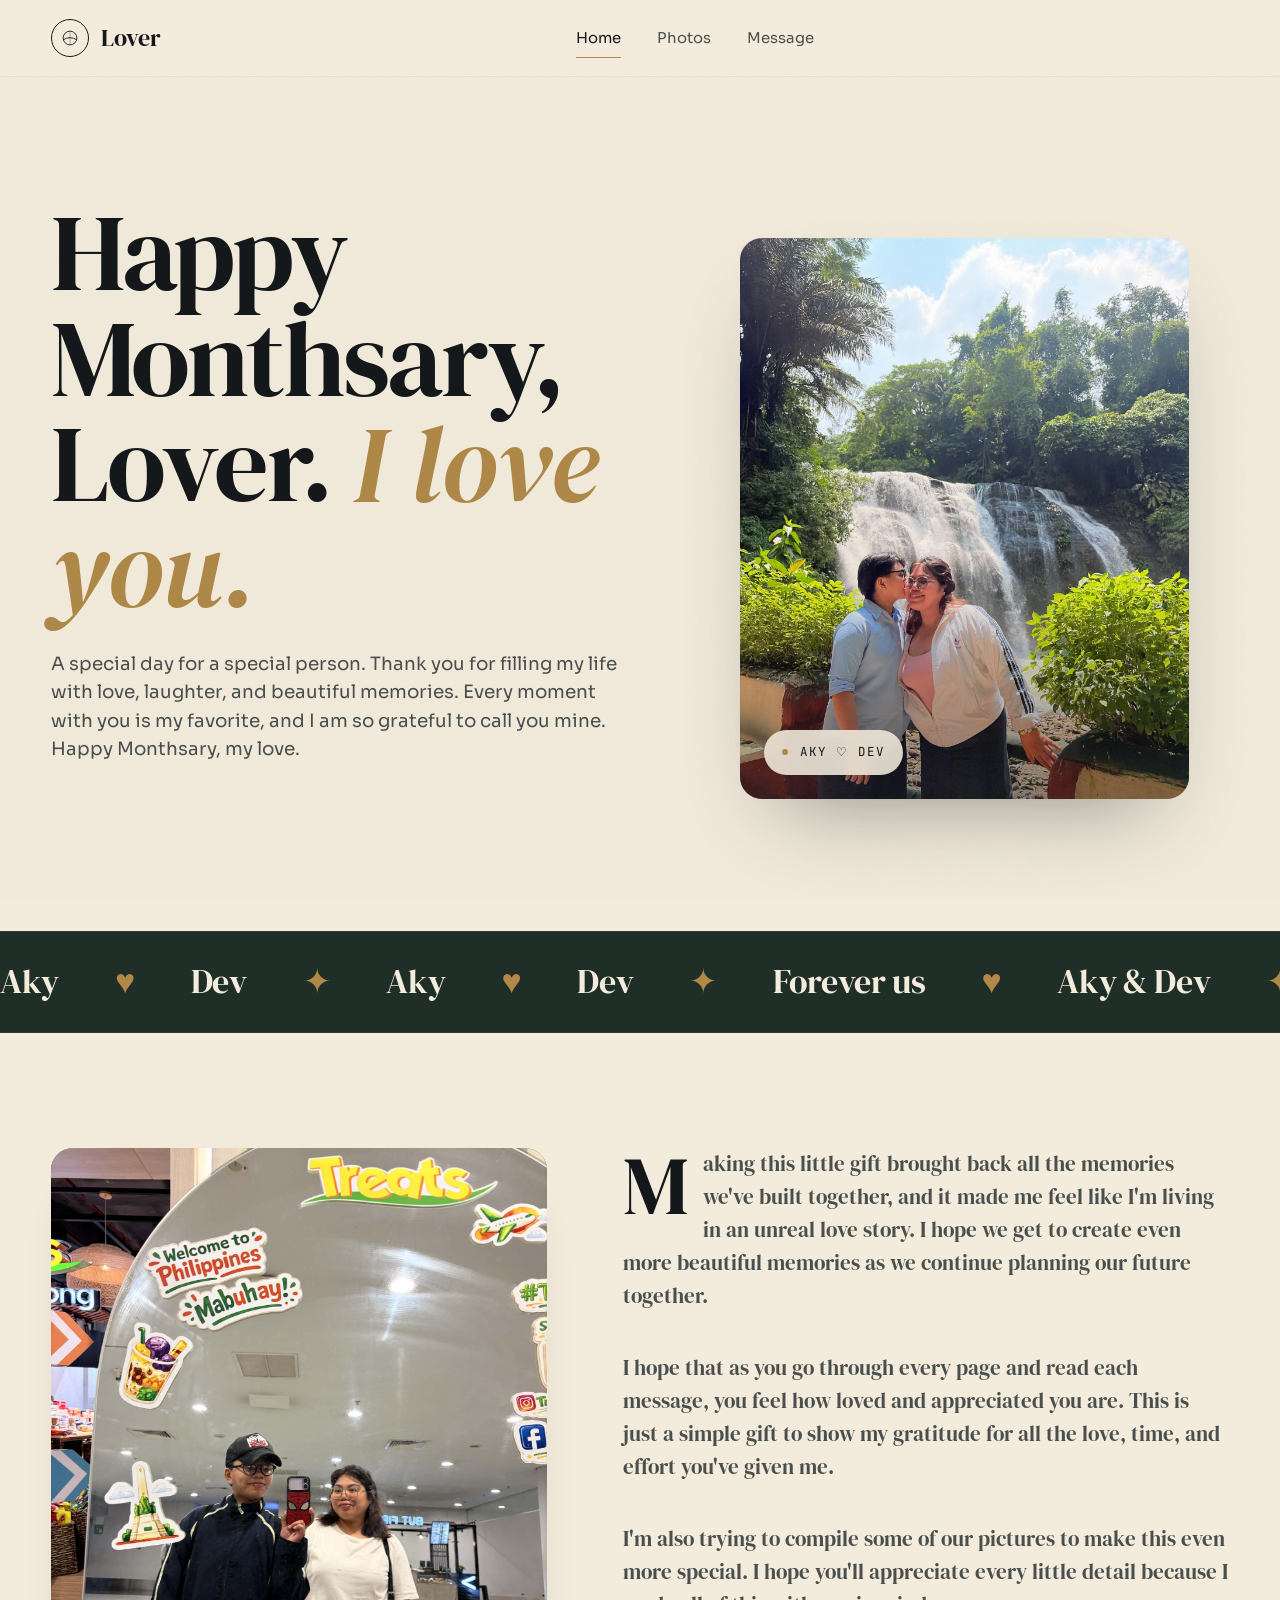
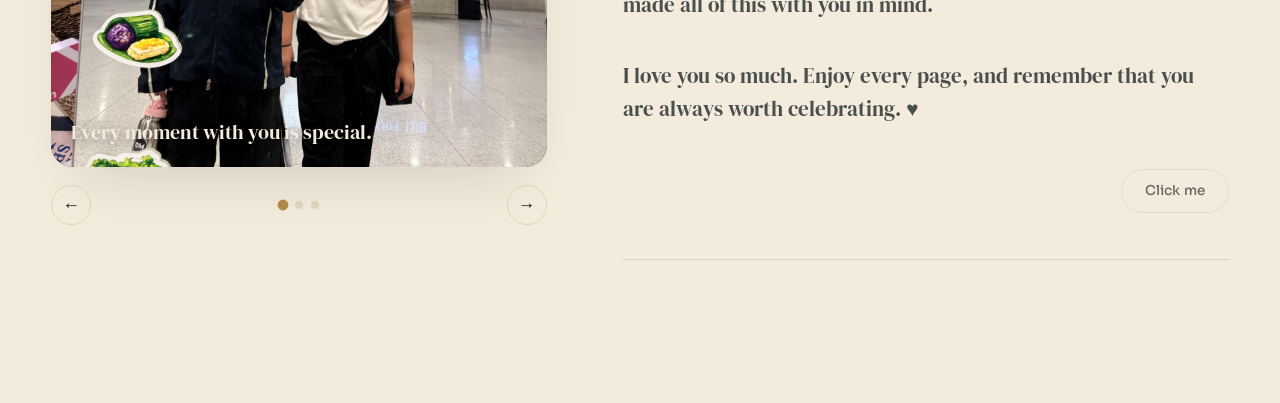
<file: index.html>
<!doctype html>
<html lang="en">
<head>
  <meta charset="utf-8" />
  <meta name="viewport" content="width=device-width,initial-scale=1" />
  <meta name="theme-color" content="#1f2e26" />
  <title>Lover</title>
  <meta name="description" content="Lover is a free, editorial HTML template for boutique hotels and small luxury inns. Cinematic hero, room cards, dining, location, story, and a booking inquiry form. No build step." />
  <link rel="preconnect" href="https://fonts.googleapis.com" />
  <link rel="preconnect" href="https://fonts.gstatic.com" crossorigin />
  <link rel="stylesheet" href="https://fonts.googleapis.com/css2?family=DM+Serif+Display:ital@0;1&family=JetBrains+Mono:wght@400;500&family=Sora:wght@300;400;500;600&display=swap" />
  <link rel="stylesheet" href="assets/css/styles.css" />
</head>
<body>
  <div class="grain" aria-hidden="true"></div>

  <header class="site-header">
    <a class="brand" href="index.html" aria-label="Lover â€” home">
      <span class="brand-mark" aria-hidden="true">
        <svg viewBox="0 0 32 32" width="20" height="20" fill="none">
          <circle cx="16" cy="16" r="11" stroke="currentColor" stroke-width="1.4"/>
          <path d="M5 19 Q16 12 27 19" stroke="currentColor" stroke-width="1.4" fill="none"/>
          <path d="M16 5 L16 27" stroke="currentColor" stroke-width="1" opacity="0.55"/>
        </svg>
      </span>
      <span class="brand-name">Lover</span>
    </a>
    <nav class="site-nav" aria-label="Main">
      <a href="index.html" class="is-active">Home</a>
      <a href="our-little-nest.html">Photos</a>
      <a href="our-love-story.html">Message</a>
    </nav>
    <button class="menu-toggle" aria-label="Open menu" aria-expanded="false" aria-controls="mobileNav">
      <span></span><span></span><span></span>
    </button>
  </header>
  <nav id="mobileNav" class="site-mobile-nav" aria-label="Mobile">
    <a href="index.html">Home</a>
    <a href="our-little-nest.html">Photos</a>
    <a href="our-love-story.html">Message</a>
  </nav>

  <main>
    <!-- â”€â”€â”€â”€â”€â”€â”€â”€â”€â”€â”€ HERO â”€â”€â”€â”€â”€â”€â”€â”€â”€â”€â”€ -->
    <section class="hero" aria-labelledby="heroTitle">
      <div class="hero-grid">
        <div class="hero-copy">
          <!-- <p class="eyebrow"><span class="dot"></span>Boutique inn Â· Est. 1962 Â· Aegean coast</p> -->
          <h1 id="heroTitle" class="hero-title">
            Happy Monthsary, Lover. <span class="serif-it">I love you.</span>
          </h1>
          <p class="hero-sub">A special day for a special person. Thank you for filling my life with love, laughter, and beautiful memories. Every moment with you is my favorite, and I am so grateful to call you mine. Happy Monthsary, my love.</p>
          <div class="hero-actions">
            <!-- <a class="btn btn-ghost btn-lg" href="our-little-nest.html">View rooms â†’</a> -->
          </div>
          <!-- <ul class="hero-stats">
            <li><strong>24</strong><span>Rooms</span></li>
            <li><strong>1962</strong><span>Opened</span></li>
            <li><strong>4&#8202;.&#8202;9</strong><span>Guest rating</span></li>
          </ul> -->
        </div>
        <figure class="hero-visual">
          <!-- REPLACE: hotel exterior at golden hour Â· 1280Ã—1600 portrait Â· WebP/JPG -->
          <img src="assets/img/home_1.jpg" alt="Lover hotel exterior at golden hour, set against the sea" width="1280" height="1600"/>
          <span class="hero-tag" aria-hidden="true"><span class="pill"></span>Aky ♡ Dev</span>
          <div class="hero-meta">
            <span>Aky ♡ Dev</span>
            <!-- <strong>Aky ♡ Dev</strong> -->
          </div>
        </figure>
      </div>
    </section>


    <div class="marquee" aria-hidden="true">
      <div class="marquee-track">
        <span>Aky <em class="star">&hearts;</em> Dev <em class="star">&#10022;</em> Aky <em class="star">&hearts;</em> Dev <em class="star">&#10022;</em> Forever us <em class="star">&hearts;</em> Aky &amp; Dev <em class="star">&#10022;</em> My favorite person <em class="star">&hearts;</em></span>
        <!-- <span>Sea-view suites <em class="star">âœ¦</em> Long lunches <em class="star">âœ¦</em> Cold pools <em class="star">âœ¦</em> Wood-fire kitchen <em class="star">âœ¦</em> Hand-mended linen <em class="star">âœ¦</em> Stargazer rooftop <em class="star">âœ¦</em></span> -->
      </div>
    </div>

    <!-- â”€â”€â”€â”€â”€â”€â”€â”€â”€â”€â”€ INTRO â”€â”€â”€â”€â”€â”€â”€â”€â”€â”€â”€ -->
    <section class="intro reveal" aria-labelledby="introTitle">
      <div class="intro-grid">
        <div class="memory-slideshow" aria-label="Our memories">
          <div class="memory-slides">
            <figure class="memory-slide is-active">
              <img src="assets/img/home_2.jpg" alt="A memory of Aky and Dev together" />
              <figcaption>Every moment with you is special.</figcaption>
            </figure>
            <figure class="memory-slide">
              <img src="assets/img/home_3.jpg" alt="Our happy moments together" />
              <figcaption>My favorite person, always.</figcaption>
            </figure>
            <figure class="memory-slide">
              <img src="assets/img/home_4.jpg" alt="A special memory together" />
              <figcaption>Here's to more memories together.</figcaption>
            </figure>
          </div>
          <div class="memory-controls">
            <button class="memory-button memory-prev" type="button" aria-label="Previous memory">&larr;</button>
            <div class="memory-dots" aria-label="Choose a memory">
              <button class="memory-dot is-active" type="button" aria-label="Show memory 1" aria-current="true"></button>
              <button class="memory-dot" type="button" aria-label="Show memory 2"></button>
              <button class="memory-dot" type="button" aria-label="Show memory 3"></button>
            </div>
            <button class="memory-button memory-next" type="button" aria-label="Next memory">&rarr;</button>
          </div>
        </div>
        <div class="intro-body love-letter">
          <p>Making this little gift brought back all the memories we've built together, and it made me feel like I'm living in an unreal love story. I hope we get to create even more beautiful memories as we continue planning our future together.</p>
          <p>I hope that as you go through every page and read each message, you feel how loved and appreciated you are. This is just a simple gift to show my gratitude for all the love, time, and effort you've given me.</p>
          <p>I'm also trying to compile some of our pictures to make this even more special. I hope you'll appreciate every little detail because I made all of this with you in mind.</p>
          <p>I love you so much. Enjoy every page, and remember that you are always worth celebrating. <span aria-hidden="true">&hearts;</span></p>
          <div class="love-letter-action">
            <a class="btn btn-ghost love-letter-button" href="our-little-nest.html">Click me</a>
          </div>
          <div class="intro-foot">
            <!-- <span><strong>11</strong> staff</span>
            <span><strong>3</strong> pools, all saltwater</span>
            <span><strong>1</strong> dining room, two seatings</span>
            <span><strong>0</strong> televisions, on purpose</span> -->
          </div>
        </div>
      </div>
    </section>
  </main>

  <script src="assets/js/main.js" defer></script>
</body>
</html>
</file>
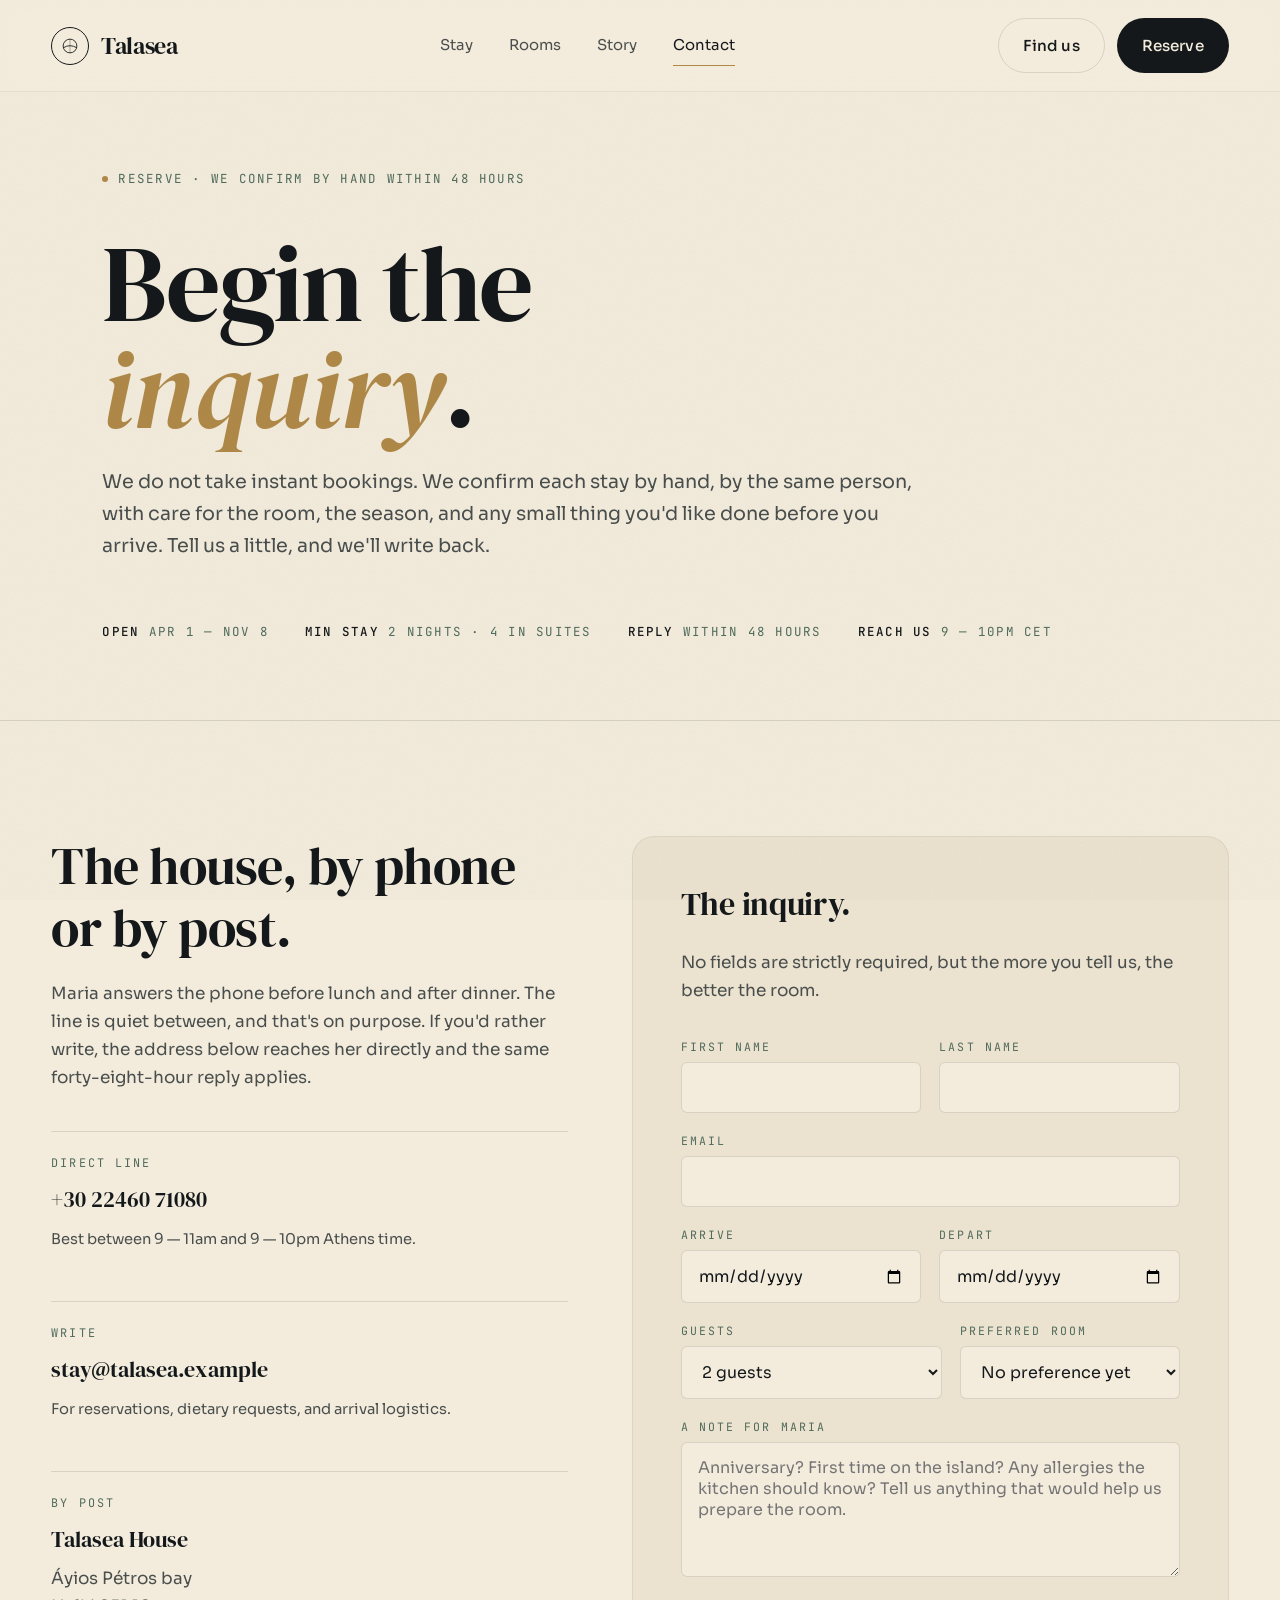
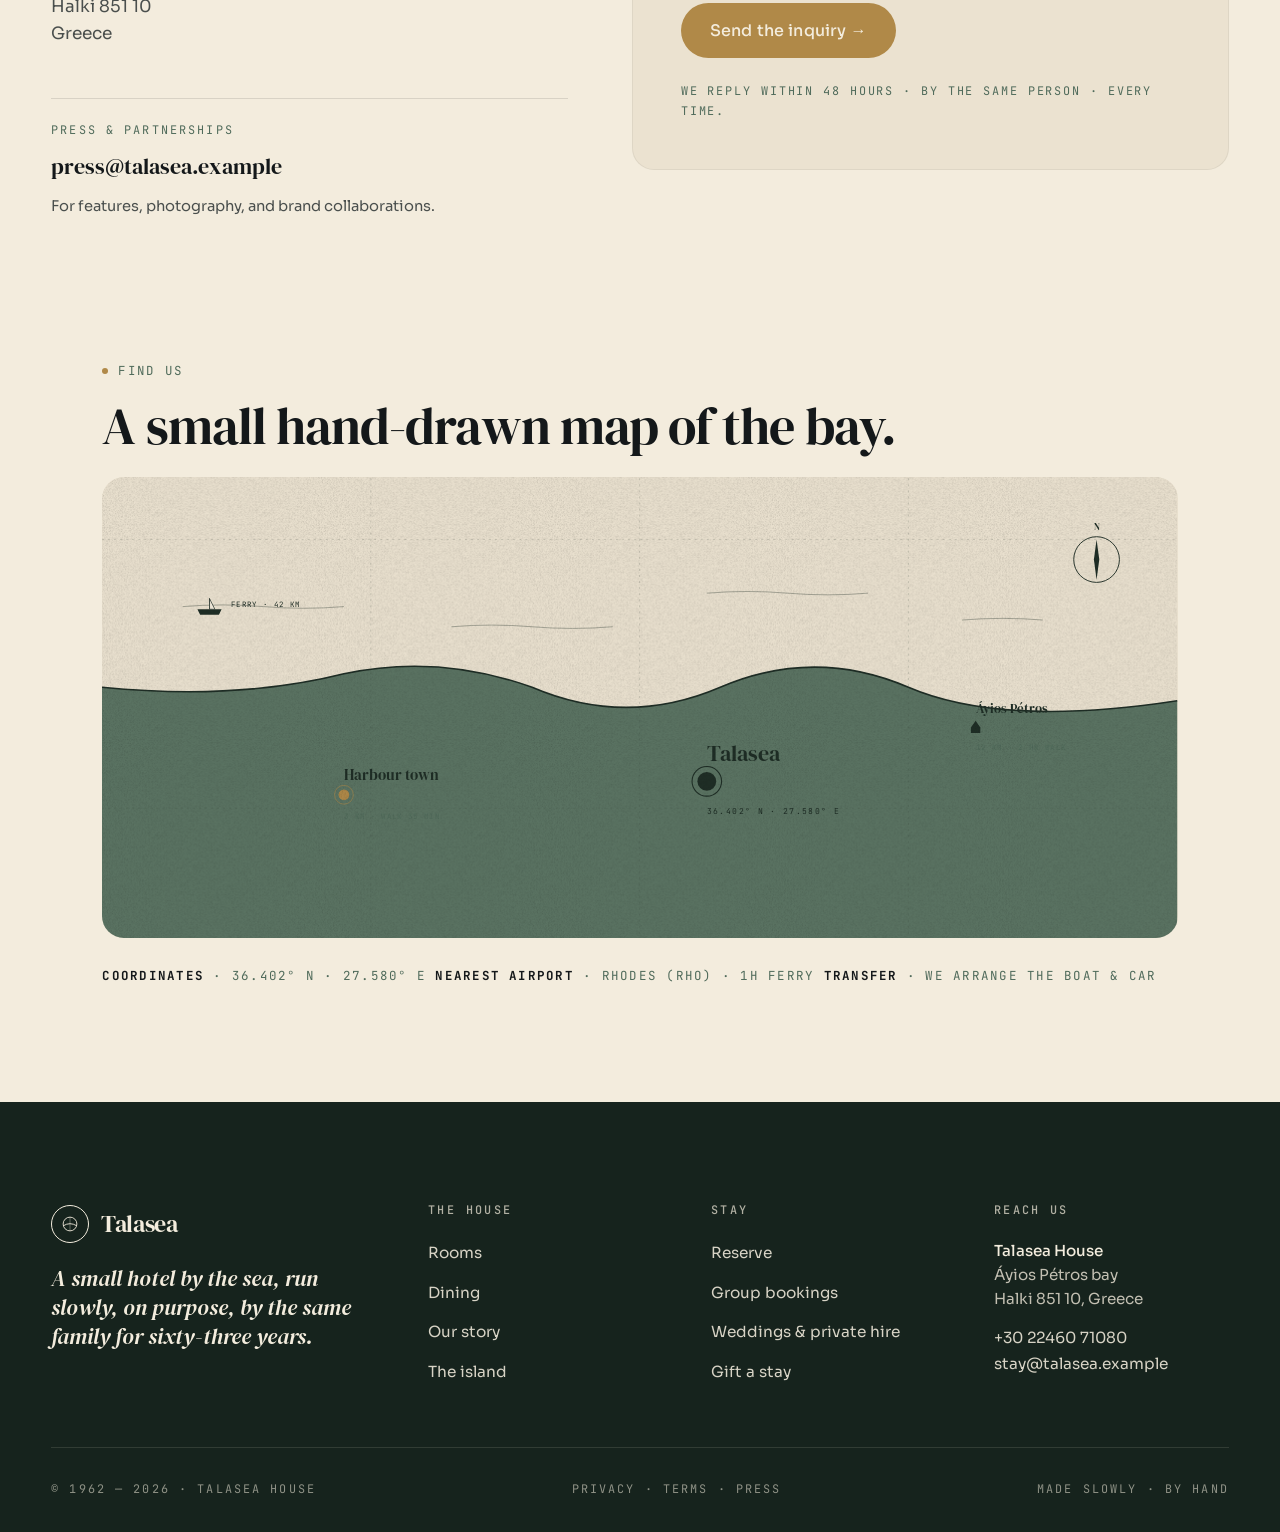
<file: contact.html>
<!doctype html>
<html lang="en">
<head>
  <meta charset="utf-8" />
  <meta name="viewport" content="width=device-width,initial-scale=1" />
  <meta name="theme-color" content="#1f2e26" />
  <title>Reserve a stay — Talasea</title>
  <meta name="description" content="Reach Talasea — booking inquiry, location, hours, and direct lines for the boutique hotel by the Aegean." />
  <link rel="preconnect" href="https://fonts.googleapis.com" />
  <link rel="preconnect" href="https://fonts.gstatic.com" crossorigin />
  <link rel="stylesheet" href="https://fonts.googleapis.com/css2?family=DM+Serif+Display:ital@0;1&family=JetBrains+Mono:wght@400;500&family=Sora:wght@300;400;500;600&display=swap" />
  <link rel="stylesheet" href="assets/css/styles.css" />
</head>
<body>
  <div class="grain" aria-hidden="true"></div>

  <header class="site-header">
    <a class="brand" href="index.html" aria-label="Talasea home">
      <span class="brand-mark" aria-hidden="true">
        <svg viewBox="0 0 32 32" width="20" height="20" fill="none">
          <circle cx="16" cy="16" r="11" stroke="currentColor" stroke-width="1.4"/>
          <path d="M5 19 Q16 12 27 19" stroke="currentColor" stroke-width="1.4" fill="none"/>
          <path d="M16 5 L16 27" stroke="currentColor" stroke-width="1" opacity="0.55"/>
        </svg>
      </span>
      <span class="brand-name">Talasea</span>
    </a>
    <nav class="site-nav" aria-label="Main">
      <a href="index.html">Stay</a>
      <a href="rooms.html">Rooms</a>
      <a href="story.html">Story</a>
      <a href="contact.html" class="is-active">Contact</a>
    </nav>
    <div class="header-cta">
      <a class="btn btn-ghost" href="index.html#location">Find us</a>
      <a class="btn btn-solid" href="#form">Reserve</a>
    </div>
    <button class="menu-toggle" aria-label="Open menu" aria-expanded="false" aria-controls="mobileNav">
      <span></span><span></span><span></span>
    </button>
  </header>
  <nav id="mobileNav" class="site-mobile-nav" aria-label="Mobile">
    <a href="index.html">Stay</a>
    <a href="rooms.html">Rooms</a>
    <a href="story.html">Story</a>
    <a href="contact.html">Contact</a>
    <a class="btn btn-solid btn-lg" href="#form">Reserve a stay</a>
  </nav>

  <main>
    <section class="page-head">
      <div class="container">
        <p class="eyebrow"><span class="dot"></span>Reserve · We confirm by hand within 48 hours</p>
        <h1>Begin the<br/><em class="serif-it">inquiry</em>.</h1>
        <p class="lede">We do not take instant bookings. We confirm each stay by hand, by the same person, with care for the room, the season, and any small thing you'd like done before you arrive. Tell us a little, and we'll write back.</p>
        <div class="meta-row">
          <span><strong>Open</strong> Apr 1 — Nov 8</span>
          <span><strong>Min stay</strong> 2 nights · 4 in suites</span>
          <span><strong>Reply</strong> Within 48 hours</span>
          <span><strong>Reach us</strong> 9 — 10pm CET</span>
        </div>
      </div>
    </section>

    <section class="contact" aria-labelledby="contactTitle">
      <div class="contact-grid">
        <div class="contact-info">
          <h3 id="contactTitle">The house, by phone or by post.</h3>
          <p>Maria answers the phone before lunch and after dinner. The line is quiet between, and that's on purpose. If you'd rather write, the address below reaches her directly and the same forty-eight-hour reply applies.</p>

          <div class="contact-blocks">
            <div class="contact-block">
              <p class="label">Direct line</p>
              <span class="val"><a href="tel:+302246071080">+30 22460 71080</a></span>
              <p style="margin: 8px 0 0; font-size: 0.92rem;">Best between 9 — 11am and 9 — 10pm Athens time.</p>
            </div>

            <div class="contact-block">
              <p class="label">Write</p>
              <span class="val"><a href="mailto:stay@talasea.example">stay@talasea.example</a></span>
              <p style="margin: 8px 0 0; font-size: 0.92rem;">For reservations, dietary requests, and arrival logistics.</p>
            </div>

            <div class="contact-block">
              <p class="label">By post</p>
              <span class="val">Talasea House</span>
              <address>
                Áyios Pétros bay<br/>
                Halki 851 10<br/>
                Greece
              </address>
            </div>

            <div class="contact-block">
              <p class="label">Press &amp; partnerships</p>
              <span class="val"><a href="mailto:press@talasea.example">press@talasea.example</a></span>
              <p style="margin: 8px 0 0; font-size: 0.92rem;">For features, photography, and brand collaborations.</p>
            </div>
          </div>
        </div>

        <form class="form" id="form" novalidate>
          <h3>The inquiry.</h3>
          <p class="lede">No fields are strictly required, but the more you tell us, the better the room.</p>

          <div class="field-row">
            <div class="field">
              <label for="fname">First name</label>
              <input id="fname" name="fname" type="text" autocomplete="given-name"/>
            </div>
            <div class="field">
              <label for="lname">Last name</label>
              <input id="lname" name="lname" type="text" autocomplete="family-name"/>
            </div>
          </div>

          <div class="field">
            <label for="email">Email</label>
            <input id="email" name="email" type="email" autocomplete="email" required/>
          </div>

          <div class="field-row">
            <div class="field">
              <label for="arrive">Arrive</label>
              <input id="arrive" name="arrive" type="date"/>
            </div>
            <div class="field">
              <label for="depart">Depart</label>
              <input id="depart" name="depart" type="date"/>
            </div>
          </div>

          <div class="field-row">
            <div class="field">
              <label for="guests">Guests</label>
              <select id="guests" name="guests">
                <option>1 guest</option>
                <option selected>2 guests</option>
                <option>3 guests</option>
                <option>4 guests</option>
                <option>More — tell us in the note</option>
              </select>
            </div>
            <div class="field">
              <label for="room">Preferred room</label>
              <select id="room" name="room">
                <option>No preference yet</option>
                <option>The Cliff Suite</option>
                <option>The Bathing Room</option>
                <option>The Library Room</option>
                <option>The Garden Cottage</option>
                <option>The Balcony Room</option>
                <option>The Family Suite</option>
              </select>
            </div>
          </div>

          <div class="field">
            <label for="note">A note for Maria</label>
            <textarea id="note" name="note" rows="5" placeholder="Anniversary? First time on the island? Any allergies the kitchen should know? Tell us anything that would help us prepare the room."></textarea>
          </div>

          <button type="submit" class="btn btn-brass btn-lg">Send the inquiry →</button>
          <p style="font-family: var(--mono); font-size: 0.74rem; letter-spacing: 0.16em; text-transform: uppercase; color: var(--moss); margin: 6px 0 0;">We reply within 48 hours · By the same person · Every time.</p>
        </form>
      </div>
    </section>

    <section class="contact" style="padding-top: 0;">
      <div class="container">
        <div class="section-head" style="grid-template-columns: 1fr; margin-bottom: 24px;">
          <div>
            <p class="eyebrow"><span class="dot"></span>Find us</p>
            <h2 style="font-size: var(--t-h2);">A small hand-drawn map of the bay.</h2>
          </div>
        </div>

        <figure class="map-fig" aria-label="Hand-drawn map of Áyios Pétros bay">
          <svg viewBox="0 0 1600 700" preserveAspectRatio="xMidYMid slice">
            <defs>
              <pattern id="mgrain" width="160" height="160" patternUnits="userSpaceOnUse">
                <filter id="mng"><feTurbulence baseFrequency="0.9" numOctaves="2"/><feColorMatrix values="0 0 0 0 0  0 0 0 0 0  0 0 0 0 0  0 0 0 0.18 0"/></filter>
                <rect width="160" height="160" filter="url(#mng)"/>
              </pattern>
            </defs>
            <rect width="1600" height="700" fill="#ebe2d0"/>

            <!-- coastline -->
            <path d="M0 320 Q200 340 360 300 Q500 270 640 320 Q780 380 920 320 Q1060 260 1200 320 Q1340 380 1600 340 L1600 700 L0 700 Z" fill="#506b5b" opacity="0.92"/>
            <path d="M0 320 Q200 340 360 300 Q500 270 640 320 Q780 380 920 320 Q1060 260 1200 320 Q1340 380 1600 340" stroke="#1f2e26" stroke-width="2.4" fill="none"/>

            <!-- waves above water -->
            <g stroke="#1f2e26" stroke-width="1" fill="none" opacity="0.5">
              <path d="M120 200 Q180 195 240 200 Q300 205 360 200"/>
              <path d="M520 230 Q580 225 640 230 Q700 235 760 230"/>
              <path d="M900 180 Q960 175 1020 180 Q1080 185 1140 180"/>
              <path d="M1280 220 Q1340 215 1400 220"/>
            </g>

            <!-- grid hint -->
            <g stroke="#3a4a3e" stroke-dasharray="3 6" stroke-width="0.8" opacity="0.35">
              <line x1="0" y1="100" x2="1600" y2="100"/>
              <line x1="0" y1="500" x2="1600" y2="500"/>
              <line x1="400" y1="0" x2="400" y2="700"/>
              <line x1="800" y1="0" x2="800" y2="700"/>
              <line x1="1200" y1="0" x2="1200" y2="700"/>
            </g>

            <!-- harbour town -->
            <g transform="translate(360 480)">
              <circle r="8" fill="#b08948"/>
              <circle r="14" fill="none" stroke="#b08948" stroke-width="1.4" opacity="0.6"/>
              <text y="-22" font-family="DM Serif Display, serif" font-size="22" fill="#1f2e26">Harbour town</text>
              <text y="36" font-family="JetBrains Mono, monospace" font-size="11" letter-spacing="2" fill="#506b5b">3 KM · WALK 35 MIN</text>
            </g>

            <!-- talasea -->
            <g transform="translate(900 460)">
              <circle r="14" fill="#1f2e26"/>
              <circle r="22" fill="none" stroke="#1f2e26" stroke-width="1.6"/>
              <text y="-30" font-family="DM Serif Display, serif" font-size="32" fill="#1f2e26">Talasea</text>
              <text y="48" font-family="JetBrains Mono, monospace" font-size="12" letter-spacing="2" fill="#1f2e26">36.402° N · 27.580° E</text>
            </g>

            <!-- chapel -->
            <g transform="translate(1300 380)">
              <path d="M-7 0 L0 -10 L7 0 L7 8 L-7 8 Z" fill="#1f2e26"/>
              <text y="-22" font-family="DM Serif Display, serif" font-size="20" fill="#1f2e26">Áyios Pétros</text>
              <text y="34" font-family="JetBrains Mono, monospace" font-size="11" letter-spacing="2" fill="#506b5b">12 KM · 2 HR WALK</text>
            </g>

            <!-- ferry -->
            <g transform="translate(160 200)">
              <path d="M-18 4 L18 4 L14 12 L-14 12 Z" fill="#1f2e26"/>
              <line x1="0" y1="4" x2="0" y2="-12" stroke="#1f2e26" stroke-width="1.4"/>
              <path d="M0 -12 L8 4 L0 4 Z" fill="#f3ecdd" stroke="#1f2e26"/>
              <text x="32" y="0" font-family="JetBrains Mono, monospace" font-size="11" letter-spacing="2" fill="#1f2e26">FERRY · 42 KM</text>
            </g>

            <!-- compass -->
            <g transform="translate(1480 130)">
              <circle r="34" fill="none" stroke="#1f2e26" stroke-width="1.4"/>
              <path d="M0 -30 L4 0 L0 30 L-4 0 Z" fill="#1f2e26"/>
              <text y="-44" text-anchor="middle" font-family="DM Serif Display, serif" font-size="14" fill="#1f2e26">N</text>
            </g>

            <rect width="1600" height="700" fill="url(#mgrain)"/>
          </svg>
        </figure>

        <div class="meta-row" style="margin-top: 28px; font-family: var(--mono); font-size: 0.78rem; letter-spacing: 0.18em; text-transform: uppercase; color: var(--moss);">
          <span><strong style="color: var(--ink);">Coordinates</strong> · 36.402° N · 27.580° E</span>
          <span><strong style="color: var(--ink);">Nearest airport</strong> · Rhodes (RHO) · 1h ferry</span>
          <span><strong style="color: var(--ink);">Transfer</strong> · We arrange the boat &amp; car</span>
        </div>
      </div>
    </section>
  </main>

  <footer class="site-footer">
    <div class="footer-grid">
      <div class="footer-brand">
        <a class="brand" href="index.html" aria-label="Talasea home">
          <span class="brand-mark" aria-hidden="true">
            <svg viewBox="0 0 32 32" width="20" height="20" fill="none">
              <circle cx="16" cy="16" r="11" stroke="currentColor" stroke-width="1.4"/>
              <path d="M5 19 Q16 12 27 19" stroke="currentColor" stroke-width="1.4" fill="none"/>
              <path d="M16 5 L16 27" stroke="currentColor" stroke-width="1" opacity="0.55"/>
            </svg>
          </span>
          <span class="brand-name">Talasea</span>
        </a>
        <p>A small hotel by the sea, run slowly, on purpose, by the same family for sixty&#8202;-&#8202;three years.</p>
      </div>
      <div class="footer-col">
        <h4>The house</h4>
        <ul>
          <li><a href="rooms.html">Rooms</a></li>
          <li><a href="index.html#dining">Dining</a></li>
          <li><a href="story.html">Our story</a></li>
          <li><a href="index.html#location">The island</a></li>
        </ul>
      </div>
      <div class="footer-col">
        <h4>Stay</h4>
        <ul>
          <li><a href="contact.html">Reserve</a></li>
          <li><a href="contact.html">Group bookings</a></li>
          <li><a href="contact.html">Weddings &amp; private hire</a></li>
          <li><a href="#">Gift a stay</a></li>
        </ul>
      </div>
      <div class="footer-col">
        <h4>Reach us</h4>
        <address>
          <strong>Talasea House</strong><br/>
          Áyios Pétros bay<br/>
          Halki 851 10, Greece
        </address>
        <p style="margin-top: 14px; font-size: 0.95rem;">
          <a href="tel:+302246071080">+30 22460 71080</a><br/>
          <a href="mailto:stay@talasea.example">stay@talasea.example</a>
        </p>
      </div>
    </div>
    <div class="footer-bottom">
      <span>© 1962 — 2026 · Talasea House</span>
      <span><a href="#">Privacy</a> · <a href="#">Terms</a> · <a href="#">Press</a></span>
      <span>Made slowly · By hand</span>
    </div>
  </footer>
  <script src="assets/js/main.js" defer></script>
</body>
</html>
</file>
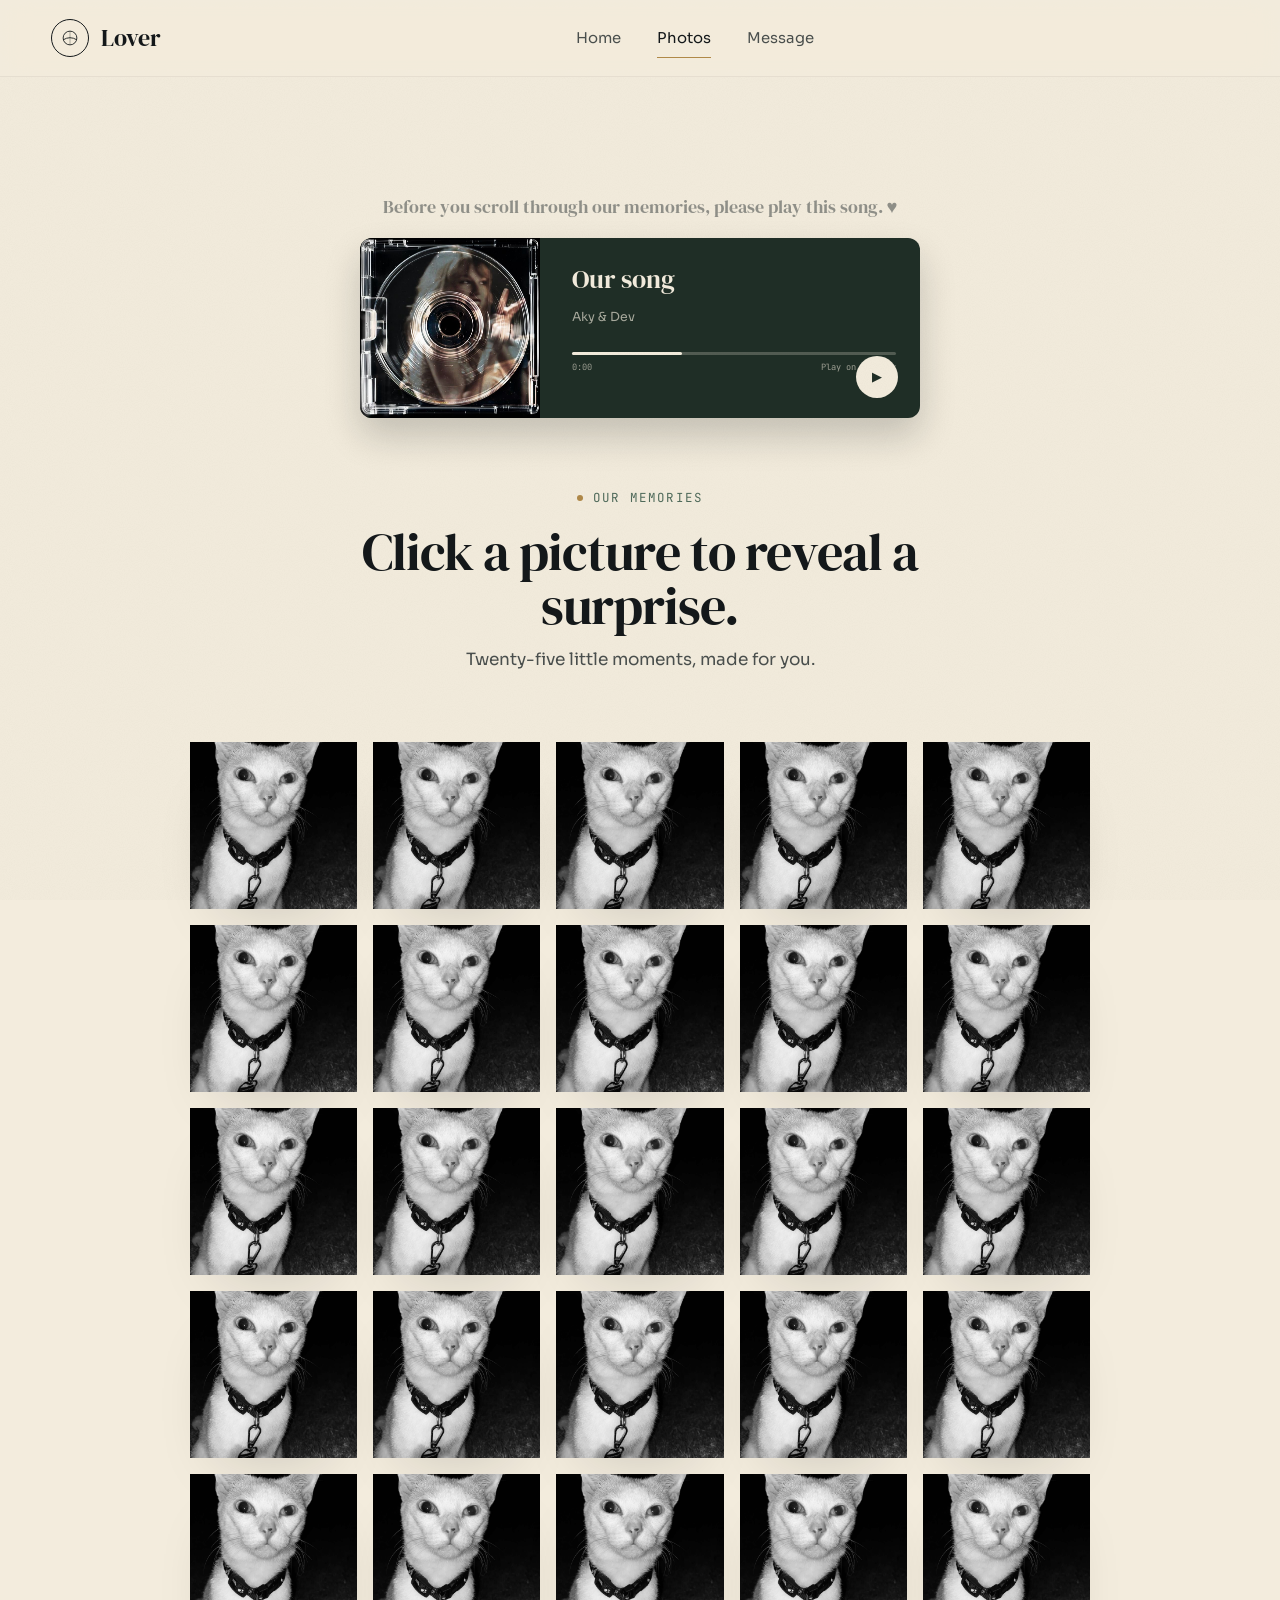
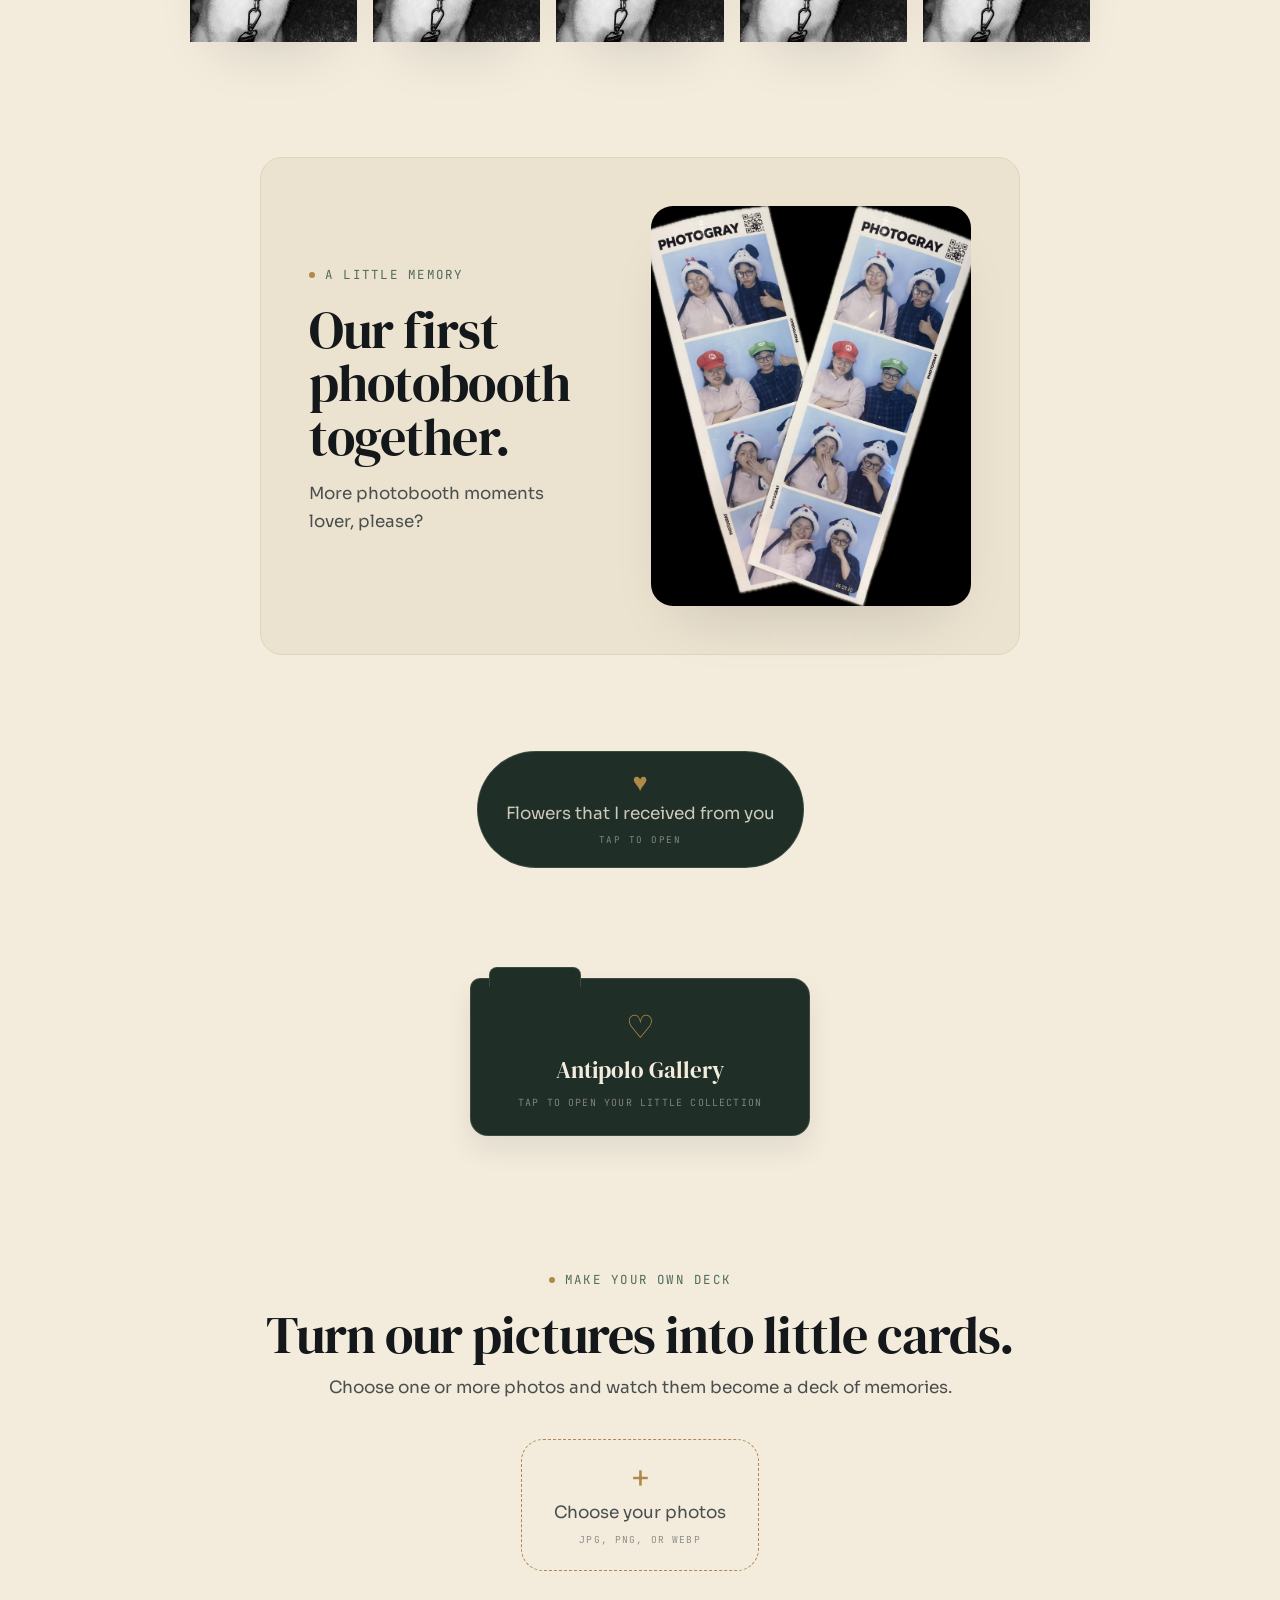
<file: our-little-nest.html>
<!doctype html>
<html lang="en">
<head>
  <meta charset="utf-8" />
  <meta name="viewport" content="width=device-width,initial-scale=1" />
  <meta name="theme-color" content="#1f2e26" />
  <title>Rooms â€” Lover</title>
  <meta name="description" content="Twenty-four rooms across six categories at Lover â€” a small boutique hotel by the Aegean. Cliff suites, garden cottages, library rooms." />
  <link rel="preconnect" href="https://fonts.googleapis.com" />
  <link rel="preconnect" href="https://fonts.gstatic.com" crossorigin />
  <link rel="stylesheet" href="https://fonts.googleapis.com/css2?family=DM+Serif+Display:ital@0;1&family=JetBrains+Mono:wght@400;500&family=Sora:wght@300;400;500;600&display=swap" />
  <link rel="stylesheet" href="assets/css/styles.css" />
</head>
<body>
  <div class="grain" aria-hidden="true"></div>

  <header class="site-header">
    <a class="brand" href="index.html" aria-label="Lover home">
      <span class="brand-mark" aria-hidden="true">
        <svg viewBox="0 0 32 32" width="20" height="20" fill="none">
          <circle cx="16" cy="16" r="11" stroke="currentColor" stroke-width="1.4"/>
          <path d="M5 19 Q16 12 27 19" stroke="currentColor" stroke-width="1.4" fill="none"/>
          <path d="M16 5 L16 27" stroke="currentColor" stroke-width="1" opacity="0.55"/>
        </svg>
      </span>
      <span class="brand-name">Lover</span>
    </a>
    <nav class="site-nav" aria-label="Main">
      <a href="index.html">Home</a>
      <a href="our-little-nest.html" class="is-active">Photos</a>
      <a href="our-love-story.html">Message</a>
    </nav>

    <button class="menu-toggle" aria-label="Open menu" aria-expanded="false" aria-controls="mobileNav">
      <span></span><span></span><span></span>
    </button>
  </header>
  <nav id="mobileNav" class="site-mobile-nav" aria-label="Mobile">
    <a href="index.html">Home</a>
    <a href="our-little-nest.html">Photos</a>
    <a href="our-love-story.html">Message</a>
  </nav>

  <main>
    <!-- <section class="page-head">
      <div class="container">
        <p class="eyebrow"><span class="dot"></span>Twenty-four rooms Â· Six rooms per type Â· No two alike</p>
        <h1>Rooms.</h1>
        <p class="lede">Lover has six room categories spread across the main house, the garden, and the cliff. Every room faces the sea. None are identical. Each is named, not numbered.</p>
        <div class="meta-row">
          <span><strong>From</strong> â‚¬260</span>
          <span><strong>Min stay</strong> 2 nights Â· 4 in suites</span>
          <span><strong>Open</strong> Apr 1 â€” Nov 8</span>
          <span><strong>Children</strong> Welcome over 8</span>
        </div>
      </div>
    </section> -->

    <section class="catalog memory-collage" aria-labelledby="memoriesTitle">
      <p class="music-note">Before you scroll through our memories, please play this song. <span aria-hidden="true">&hearts;</span></p>
      <a class="music-memory" href="https://open.spotify.com/track/1fzAuUVbzlhZ1lJAx9PtY6?si=7d59131531f743dd" target="_blank" rel="noopener noreferrer">
        <img src="assets/img/PHOTOS_2/taylor_daylight.jpg" alt="A special memory to listen to our song" />
        <span class="music-memory-info">
          <strong>Our song</strong>
          <small>Aky &amp; Dev</small>
          <span class="music-progress"><span></span></span>
          <span class="music-times"><small>0:00</small><small>Play on Spotify</small></span>
        </span>
        <span class="music-play" aria-hidden="true">&#9654;</span>
      </a>
      <div class="memory-collage-head">
        <p class="eyebrow"><span class="dot"></span>Our memories</p>
        <h2 id="memoriesTitle">Click a picture to reveal a surprise.</h2>
        <p>Twenty-five little moments, made for you.</p>
      </div>
      <div class="memory-collage-grid">
          <button class="memory-tile" type="button" aria-label="Reveal memory 1"><span class="memory-tile-inner"><span class="memory-tile-face memory-tile-front"><img src="assets/img/PHOTOS_2/BG.jpg" alt="A display image for memory 1" /></span><span class="memory-tile-face memory-tile-back"><img src="assets/img/home_2.jpg" alt="A surprise memory photo 1" /></span></span></button>
          <button class="memory-tile" type="button" aria-label="Reveal memory 2"><span class="memory-tile-inner"><span class="memory-tile-face memory-tile-front"><img src="assets/img/PHOTOS_2/BG.jpg" alt="A display image for memory 2" /></span><span class="memory-tile-face memory-tile-back"><img src="assets/img/home_3.jpg" alt="A surprise memory photo 2" /></span></span></button>
          <button class="memory-tile" type="button" aria-label="Reveal memory 3"><span class="memory-tile-inner"><span class="memory-tile-face memory-tile-front"><img src="assets/img/PHOTOS_2/BG.jpg" alt="A display image for memory 3" /></span><span class="memory-tile-face memory-tile-back"><img src="assets/img/home_4.jpg" alt="A surprise memory photo 3" /></span></span></button>
          <button class="memory-tile" type="button" aria-label="Reveal memory 4"><span class="memory-tile-inner"><span class="memory-tile-face memory-tile-front"><img src="assets/img/PHOTOS_2/BG.jpg" alt="A display image for memory 4" /></span><span class="memory-tile-face memory-tile-back"><img src="assets/img/home_2.jpg" alt="A surprise memory photo 4" /></span></span></button>
          <button class="memory-tile" type="button" aria-label="Reveal memory 5"><span class="memory-tile-inner"><span class="memory-tile-face memory-tile-front"><img src="assets/img/PHOTOS_2/BG.jpg" alt="A display image for memory 5" /></span><span class="memory-tile-face memory-tile-back"><img src="assets/img/home_3.jpg" alt="A surprise memory photo 5" /></span></span></button>
          <button class="memory-tile" type="button" aria-label="Reveal memory 6"><span class="memory-tile-inner"><span class="memory-tile-face memory-tile-front"><img src="assets/img/PHOTOS_2/BG.jpg" alt="A display image for memory 6" /></span><span class="memory-tile-face memory-tile-back"><img src="assets/img/home_4.jpg" alt="A surprise memory photo 6" /></span></span></button>
          <button class="memory-tile" type="button" aria-label="Reveal memory 7"><span class="memory-tile-inner"><span class="memory-tile-face memory-tile-front"><img src="assets/img/PHOTOS_2/BG.jpg" alt="A display image for memory 7" /></span><span class="memory-tile-face memory-tile-back"><img src="assets/img/home_2.jpg" alt="A surprise memory photo 7" /></span></span></button>
          <button class="memory-tile" type="button" aria-label="Reveal memory 8"><span class="memory-tile-inner"><span class="memory-tile-face memory-tile-front"><img src="assets/img/PHOTOS_2/BG.jpg" alt="A display image for memory 8" /></span><span class="memory-tile-face memory-tile-back"><img src="assets/img/home_3.jpg" alt="A surprise memory photo 8" /></span></span></button>
          <button class="memory-tile" type="button" aria-label="Reveal memory 9"><span class="memory-tile-inner"><span class="memory-tile-face memory-tile-front"><img src="assets/img/PHOTOS_2/BG.jpg" alt="A display image for memory 9" /></span><span class="memory-tile-face memory-tile-back"><img src="assets/img/home_4.jpg" alt="A surprise memory photo 9" /></span></span></button>
          <button class="memory-tile" type="button" aria-label="Reveal memory 10"><span class="memory-tile-inner"><span class="memory-tile-face memory-tile-front"><img src="assets/img/PHOTOS_2/BG.jpg" alt="A display image for memory 10" /></span><span class="memory-tile-face memory-tile-back"><img src="assets/img/home_2.jpg" alt="A surprise memory photo 10" /></span></span></button>
          <button class="memory-tile" type="button" aria-label="Reveal memory 11"><span class="memory-tile-inner"><span class="memory-tile-face memory-tile-front"><img src="assets/img/PHOTOS_2/BG.jpg" alt="A display image for memory 11" /></span><span class="memory-tile-face memory-tile-back"><img src="assets/img/home_3.jpg" alt="A surprise memory photo 11" /></span></span></button>
          <button class="memory-tile" type="button" aria-label="Reveal memory 12"><span class="memory-tile-inner"><span class="memory-tile-face memory-tile-front"><img src="assets/img/PHOTOS_2/BG.jpg" alt="A display image for memory 12" /></span><span class="memory-tile-face memory-tile-back"><img src="assets/img/home_4.jpg" alt="A surprise memory photo 12" /></span></span></button>
          <button class="memory-tile" type="button" aria-label="Reveal memory 13"><span class="memory-tile-inner"><span class="memory-tile-face memory-tile-front"><img src="assets/img/PHOTOS_2/BG.jpg" alt="A display image for memory 13" /></span><span class="memory-tile-face memory-tile-back"><img src="assets/img/home_2.jpg" alt="A surprise memory photo 13" /></span></span></button>
          <button class="memory-tile" type="button" aria-label="Reveal memory 14"><span class="memory-tile-inner"><span class="memory-tile-face memory-tile-front"><img src="assets/img/PHOTOS_2/BG.jpg" alt="A display image for memory 14" /></span><span class="memory-tile-face memory-tile-back"><img src="assets/img/home_3.jpg" alt="A surprise memory photo 14" /></span></span></button>
          <button class="memory-tile" type="button" aria-label="Reveal memory 15"><span class="memory-tile-inner"><span class="memory-tile-face memory-tile-front"><img src="assets/img/PHOTOS_2/BG.jpg" alt="A display image for memory 15" /></span><span class="memory-tile-face memory-tile-back"><img src="assets/img/home_4.jpg" alt="A surprise memory photo 15" /></span></span></button>
          <button class="memory-tile" type="button" aria-label="Reveal memory 16"><span class="memory-tile-inner"><span class="memory-tile-face memory-tile-front"><img src="assets/img/PHOTOS_2/BG.jpg" alt="A display image for memory 16" /></span><span class="memory-tile-face memory-tile-back"><img src="assets/img/home_2.jpg" alt="A surprise memory photo 16" /></span></span></button>
          <button class="memory-tile" type="button" aria-label="Reveal memory 17"><span class="memory-tile-inner"><span class="memory-tile-face memory-tile-front"><img src="assets/img/PHOTOS_2/BG.jpg" alt="A display image for memory 17" /></span><span class="memory-tile-face memory-tile-back"><img src="assets/img/home_3.jpg" alt="A surprise memory photo 17" /></span></span></button>
          <button class="memory-tile" type="button" aria-label="Reveal memory 18"><span class="memory-tile-inner"><span class="memory-tile-face memory-tile-front"><img src="assets/img/PHOTOS_2/BG.jpg" alt="A display image for memory 18" /></span><span class="memory-tile-face memory-tile-back"><img src="assets/img/home_4.jpg" alt="A surprise memory photo 18" /></span></span></button>
          <button class="memory-tile" type="button" aria-label="Reveal memory 19"><span class="memory-tile-inner"><span class="memory-tile-face memory-tile-front"><img src="assets/img/PHOTOS_2/BG.jpg" alt="A display image for memory 19" /></span><span class="memory-tile-face memory-tile-back"><img src="assets/img/home_2.jpg" alt="A surprise memory photo 19" /></span></span></button>
          <button class="memory-tile" type="button" aria-label="Reveal memory 20"><span class="memory-tile-inner"><span class="memory-tile-face memory-tile-front"><img src="assets/img/PHOTOS_2/BG.jpg" alt="A display image for memory 20" /></span><span class="memory-tile-face memory-tile-back"><img src="assets/img/home_3.jpg" alt="A surprise memory photo 20" /></span></span></button>
          <button class="memory-tile" type="button" aria-label="Reveal memory 21"><span class="memory-tile-inner"><span class="memory-tile-face memory-tile-front"><img src="assets/img/PHOTOS_2/BG.jpg" alt="A display image for memory 21" /></span><span class="memory-tile-face memory-tile-back"><img src="assets/img/home_4.jpg" alt="A surprise memory photo 21" /></span></span></button>
          <button class="memory-tile" type="button" aria-label="Reveal memory 22"><span class="memory-tile-inner"><span class="memory-tile-face memory-tile-front"><img src="assets/img/PHOTOS_2/BG.jpg" alt="A display image for memory 22" /></span><span class="memory-tile-face memory-tile-back"><img src="assets/img/home_2.jpg" alt="A surprise memory photo 22" /></span></span></button>
          <button class="memory-tile" type="button" aria-label="Reveal memory 23"><span class="memory-tile-inner"><span class="memory-tile-face memory-tile-front"><img src="assets/img/PHOTOS_2/BG.jpg" alt="A display image for memory 23" /></span><span class="memory-tile-face memory-tile-back"><img src="assets/img/home_3.jpg" alt="A surprise memory photo 23" /></span></span></button>
          <button class="memory-tile" type="button" aria-label="Reveal memory 24"><span class="memory-tile-inner"><span class="memory-tile-face memory-tile-front"><img src="assets/img/PHOTOS_2/BG.jpg" alt="A display image for memory 24" /></span><span class="memory-tile-face memory-tile-back"><img src="assets/img/home_4.jpg" alt="A surprise memory photo 24" /></span></span></button>
          <button class="memory-tile" type="button" aria-label="Reveal memory 25"><span class="memory-tile-inner"><span class="memory-tile-face memory-tile-front"><img src="assets/img/PHOTOS_2/BG.jpg" alt="A display image for memory 25" /></span><span class="memory-tile-face memory-tile-back"><img src="assets/img/home_2.jpg" alt="A surprise memory photo 25" /></span></span></button>
      </div>
      <div class="photobooth-memory">
        <div class="photobooth-message">
          <p class="eyebrow"><span class="dot"></span>A little memory</p>
          <h2>Our first photobooth together.</h2>
          <p>More photobooth moments lover, please?</p>
        </div>
        <img src="assets/img/PHOTOS_2/photobooth.jpg" alt="Our first photobooth together" />
      </div>
      <div class="flower-surprise">
        <div class="flower-trigger" role="button" tabindex="0" aria-expanded="false" aria-controls="flowerGallery">
          <span class="flower-trigger-icon" aria-hidden="true">&hearts;</span>
          <span>Flowers that I received from you</span>
          <span class="flower-trigger-hint">tap to open</span>
        </div>
        <div class="flower-gallery" id="flowerGallery" hidden>
          <img src="assets/img/PHOTOS_2/flower1.jpg" alt="A flower memory" />
          <img src="assets/img/PHOTOS_2/flower2.jpg" alt="A second flower memory" />
          <img src="assets/img/PHOTOS_2/flower3.jpg" alt="A third flower memory" />
          <img src="assets/img/PHOTOS_2/flower%204.jpg" alt="A fourth flower memory" />
        </div>
      </div>
      <div class="memory-folder" role="button" tabindex="0" aria-expanded="false" aria-controls="memoryModal">
        <span class="memory-folder-tab" aria-hidden="true"></span>
        <span class="memory-folder-icon" aria-hidden="true">♡</span>
        <strong>Antipolo Gallery</strong>
        <small>tap to open your little collection</small>
      </div>
      <div class="memory-modal" id="memoryModal" role="dialog" aria-modal="true" aria-labelledby="memoryModalTitle" hidden>
        <div class="memory-modal-backdrop" data-close-memory></div>
        <div class="memory-modal-card">
          <button class="memory-modal-close" type="button" aria-label="Close memories" data-close-memory>&times;</button>
          <p class="eyebrow"><span class="dot"></span>A little surprise</p>
          <h2 id="memoryModalTitle">Antipolo Gallery</h2>
          <div class="memory-modal-gallery" id="memoryModalGallery"></div>
          <p>Every photo holds a little piece of us.</p>
          <button class="memory-song-play" id="memorySongPlay" type="button">Play our song &#9829;</button>
          <p class="memory-song-status" id="memorySongStatus">Our song is ready in the gallery.</p>
          <audio
            class="memory-song"
            id="memorySong"
            title="Antipolo Gallery song"
            controls
            preload="metadata">
            <source src="assets/music/ytmp3free.cc_mac-miller-cinderella-feat-ty-dolla-ign-youtubemp3free.org.mp3" type="audio/mpeg" />
          </audio>
        </div>
      </div>
      <div class="upload-memory" id="uploadMemory">
        <p class="eyebrow"><span class="dot"></span>Make your own deck</p>
        <h2>Turn our pictures into little cards.</h2>
        <p>Choose one or more photos and watch them become a deck of memories.</p>
        <label class="upload-dropzone" for="memoryUpload">
          <span class="upload-icon" aria-hidden="true">+</span>
          <span>Choose your photos</span>
          <small>JPG, PNG, or WebP</small>
        </label>
        <input id="memoryUpload" class="upload-input" type="file" accept="image/*" multiple />
        <div class="uploaded-cards" id="uploadedCards" aria-live="polite"></div>
      </div>
    </section>




  <script src="assets/js/main.js" defer></script>
</body>
</html>
</file>
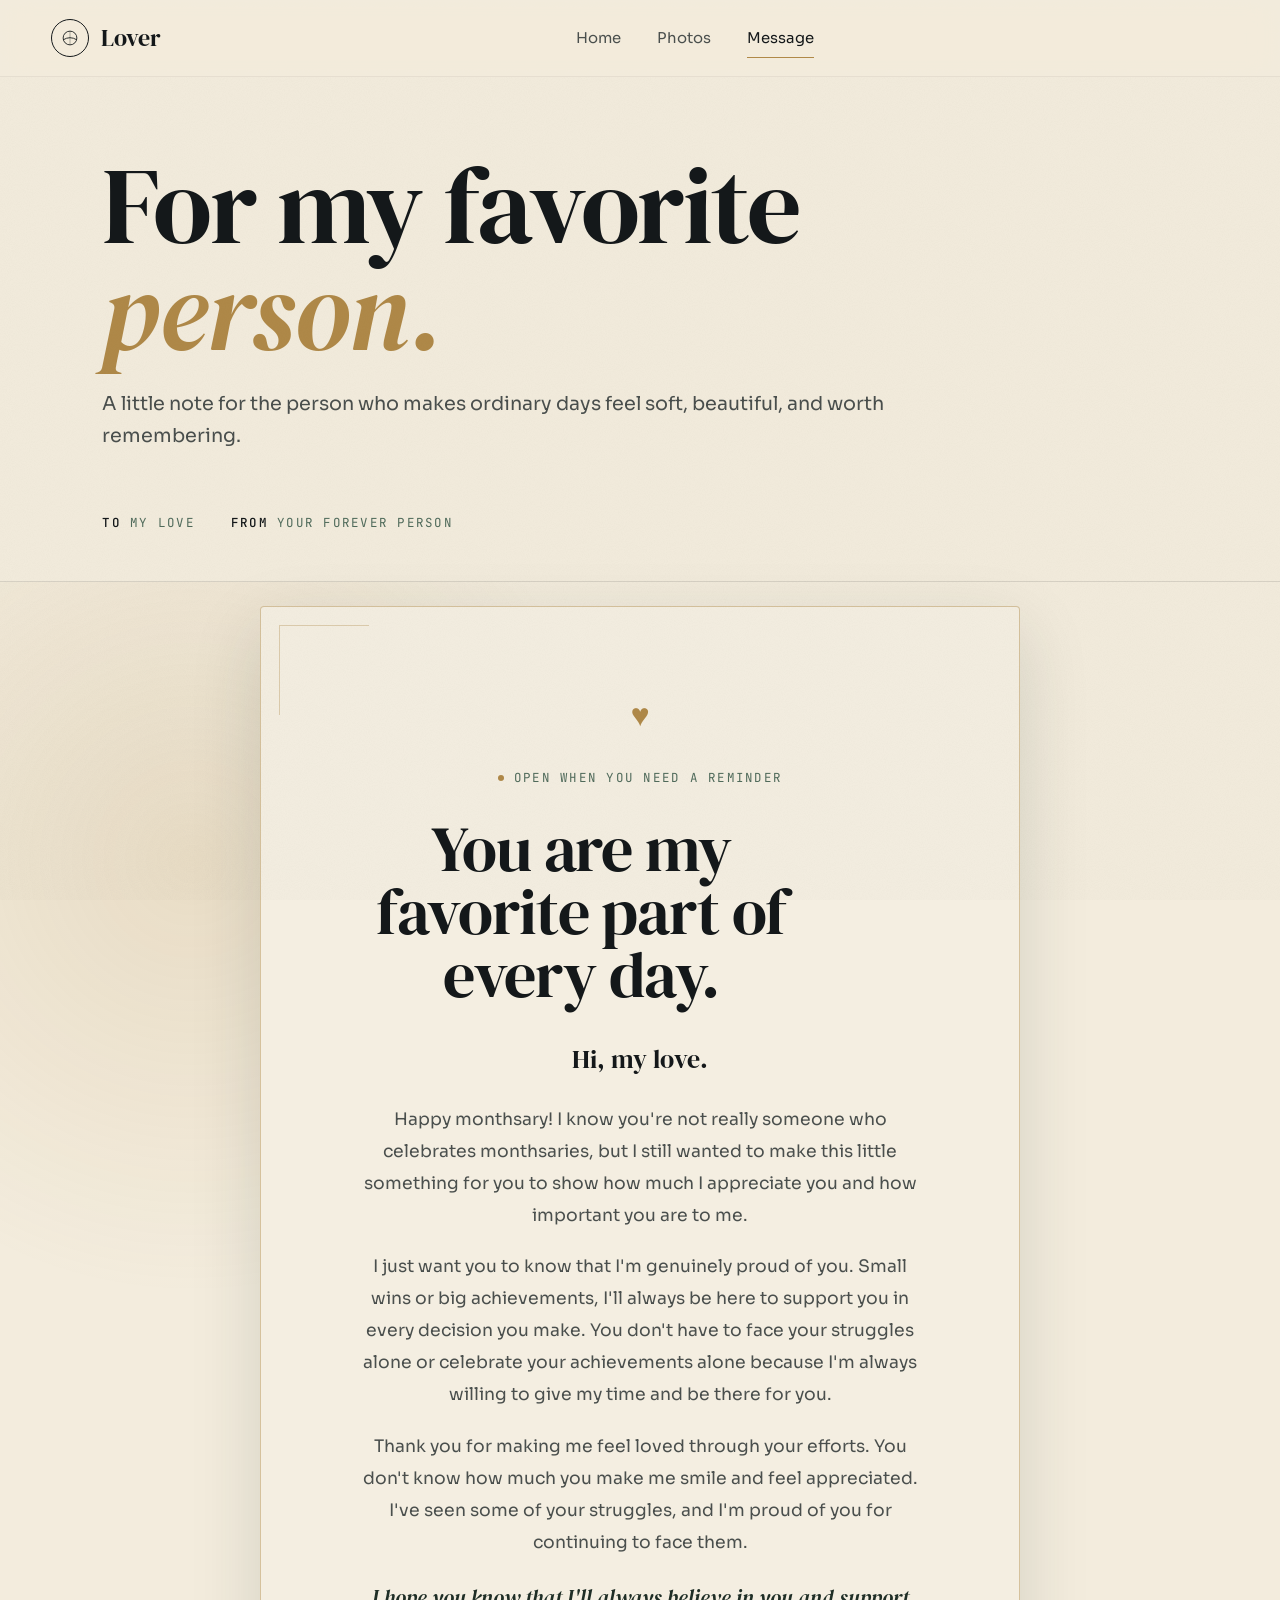
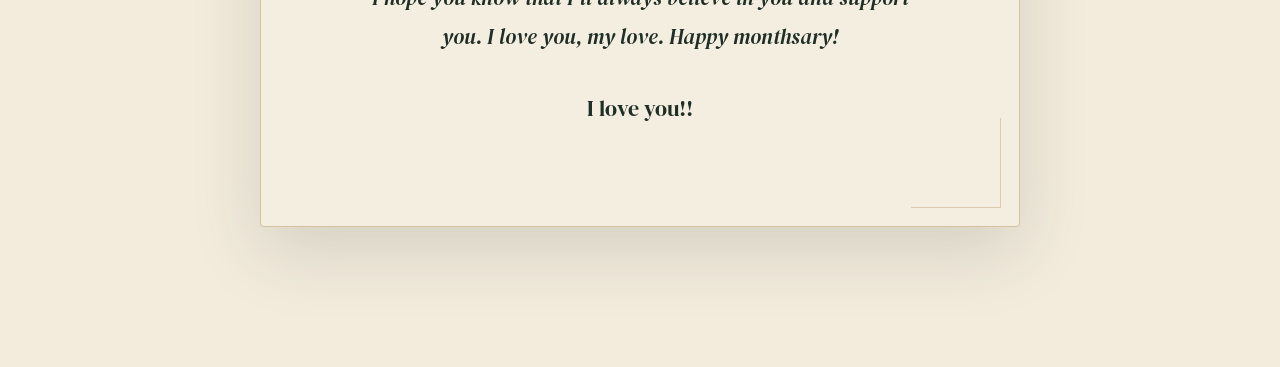
<file: our-love-story.html>
<!doctype html>
<html lang="en">
<head>
  <meta charset="utf-8" />
  <meta name="viewport" content="width=device-width,initial-scale=1" />
  <meta name="theme-color" content="#1f2e26" />
  <title>Our Story â€” Lover</title>
  <meta name="description" content="The story of Lover â€” a family-run boutique hotel by the Aegean, opened in 1962, run by the third generation since 2014." />
  <link rel="preconnect" href="https://fonts.googleapis.com" />
  <link rel="preconnect" href="https://fonts.gstatic.com" crossorigin />
  <link rel="stylesheet" href="https://fonts.googleapis.com/css2?family=DM+Serif+Display:ital@0;1&family=JetBrains+Mono:wght@400;500&family=Sora:wght@300;400;500;600&display=swap" />
  <link rel="stylesheet" href="assets/css/styles.css" />
</head>
<body class="message-page">
  <div class="grain" aria-hidden="true"></div>

  <header class="site-header">
    <a class="brand" href="index.html" aria-label="Lover home">
      <span class="brand-mark" aria-hidden="true">
        <svg viewBox="0 0 32 32" width="20" height="20" fill="none">
          <circle cx="16" cy="16" r="11" stroke="currentColor" stroke-width="1.4"/>
          <path d="M5 19 Q16 12 27 19" stroke="currentColor" stroke-width="1.4" fill="none"/>
          <path d="M16 5 L16 27" stroke="currentColor" stroke-width="1" opacity="0.55"/>
        </svg>
      </span>
      <span class="brand-name">Lover</span>
    </a>
    <nav class="site-nav" aria-label="Main">
      <a href="index.html">Home</a>
      <a href="our-little-nest.html">Photos</a>
      <a href="our-love-story.html" class="is-active">Message</a>
    </nav>
    <button class="menu-toggle" aria-label="Open menu" aria-expanded="false" aria-controls="mobileNav">
      <span></span><span></span><span></span>
    </button>
  </header>
  <nav id="mobileNav" class="site-mobile-nav" aria-label="Mobile">
    <a href="index.html">Home</a>
    <a href="our-little-nest.html">Photos</a>
    <a href="our-love-story.html">Message</a>
  </nav>

  <main>
    <section class="page-head message-head">
      <div class="container">
        <!-- <p class="eyebrow"><span class="dot"></span>A message from my heart</p> -->
        <h1>For my favorite<br/><em class="serif-it">person.</em></h1>
        <p class="lede">A little note for the person who makes ordinary days feel soft, beautiful, and worth remembering.</p>
        <div class="meta-row">
          <span><strong>To</strong> My love</span>
          <span><strong>From</strong> Your forever person</span>

        </div>
      </div>
    </section>

    <section class="love-message" aria-labelledby="messageTitle">
      <div class="love-message-card reveal">
        <span class="love-message-heart" aria-hidden="true">&#9829;</span>
        <p class="eyebrow"><span class="dot"></span>Open when you need a reminder</p>
        <h2 id="messageTitle">You are my favorite part of every day.</h2>
        <div class="love-message-copy">
          <p>Hi, my love.</p>
          <p>Happy monthsary! I know you're not really someone who celebrates monthsaries, but I still wanted to make this little something for you to show how much I appreciate you and how important you are to me.</p>
          <p>I just want you to know that I'm genuinely proud of you. Small wins or big achievements, I'll always be here to support you in every decision you make. You don't have to face your struggles alone or celebrate your achievements alone because I'm always willing to give my time and be there for you.</p>
          <p>Thank you for making me feel loved through your efforts. You don't know how much you make me smile and feel appreciated. I've seen some of your struggles, and I'm proud of you for continuing to face them.</p>
          <p><em>I hope you know that I'll always believe in you and support you. I love you, my love. Happy monthsary!</em></p>
          <p class="love-message-signoff">I love you!!</p>
        </div>
      </div>
    </section>

  </main>

  <script src="assets/js/main.js" defer></script>
</body>
</html>
</file>
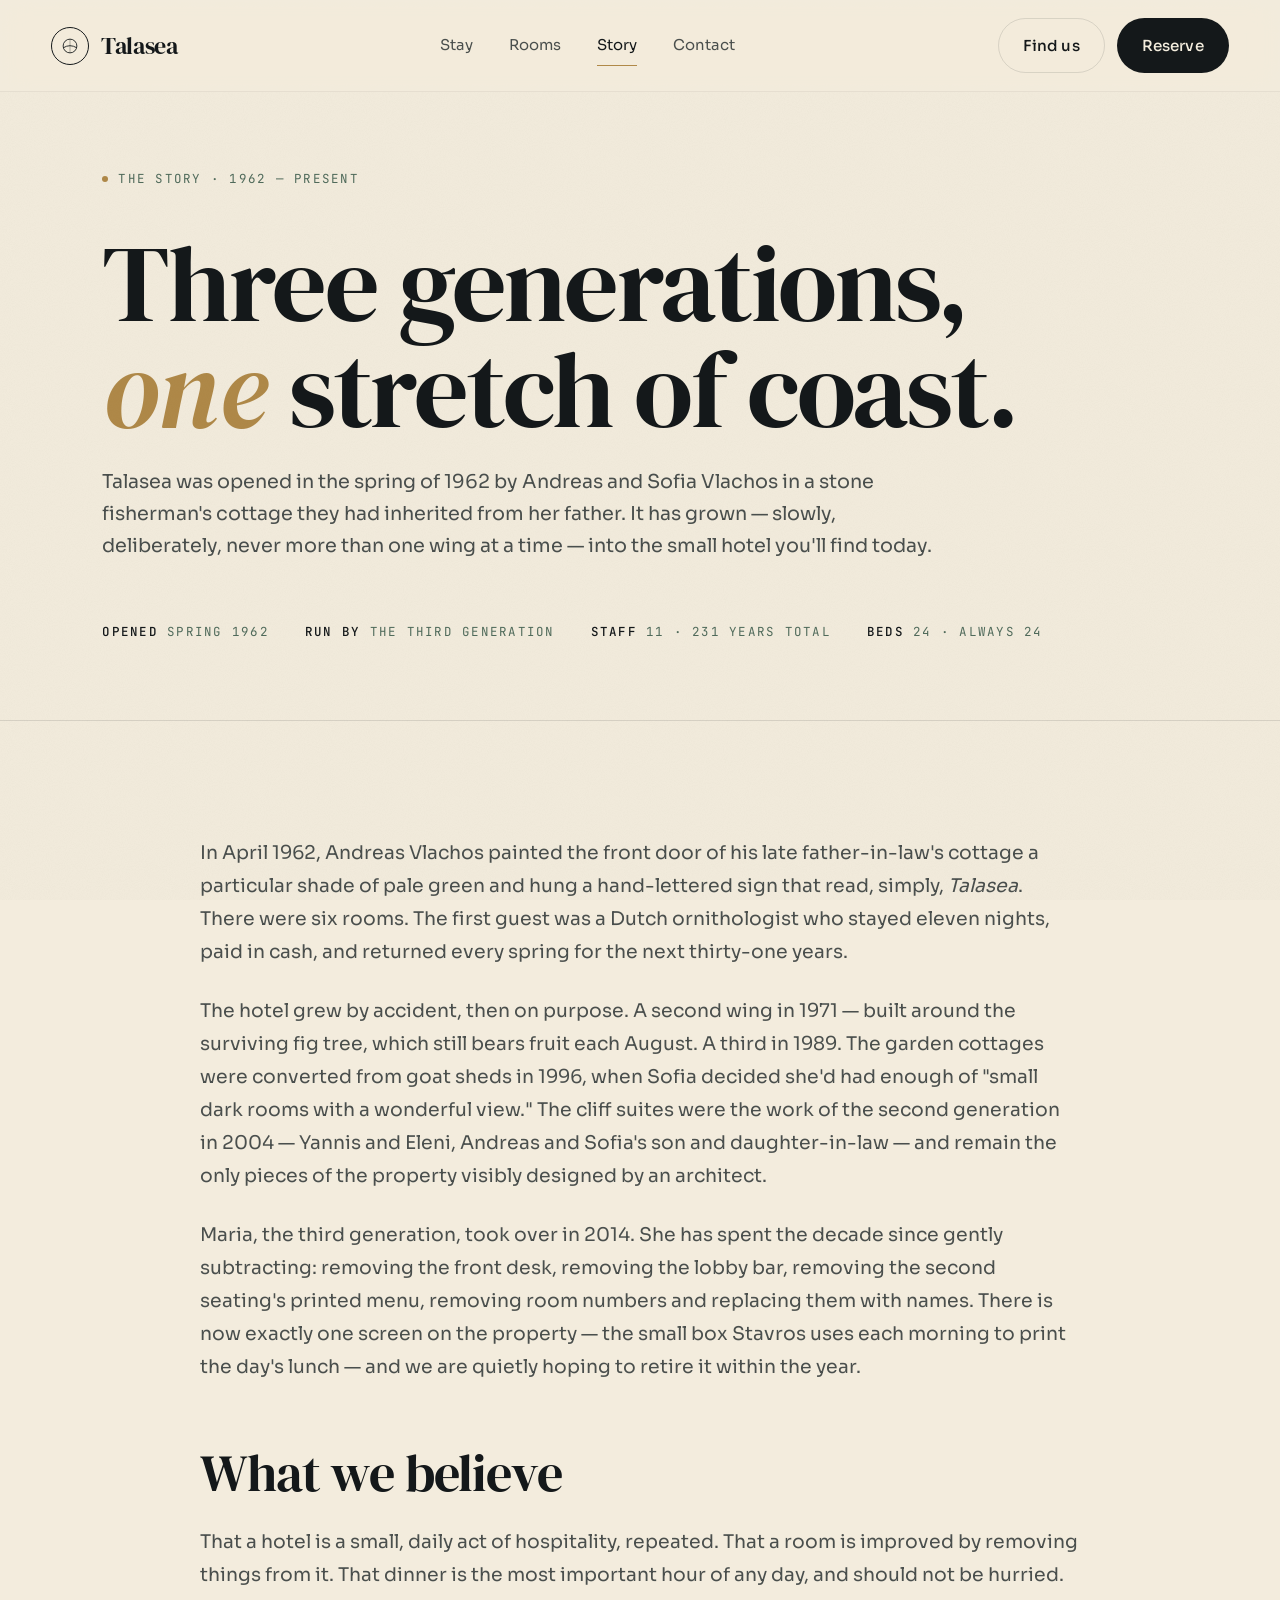
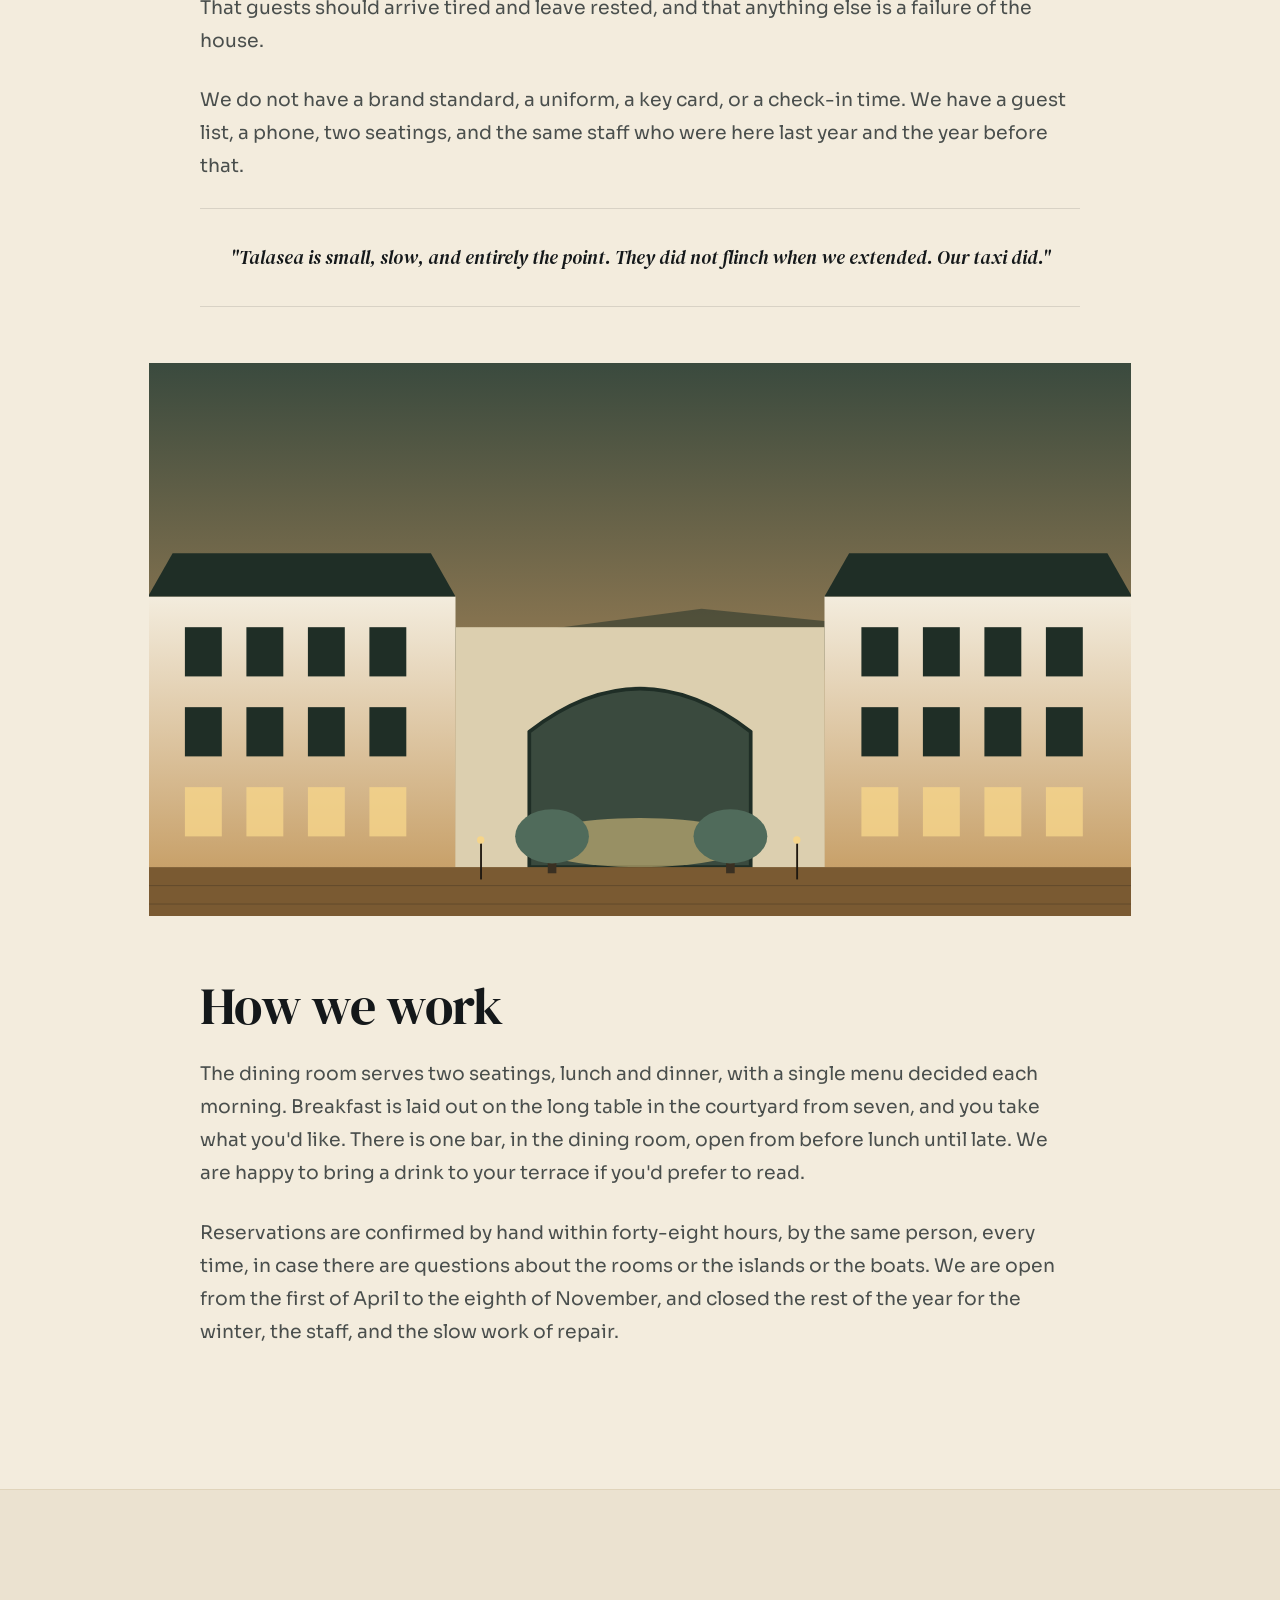
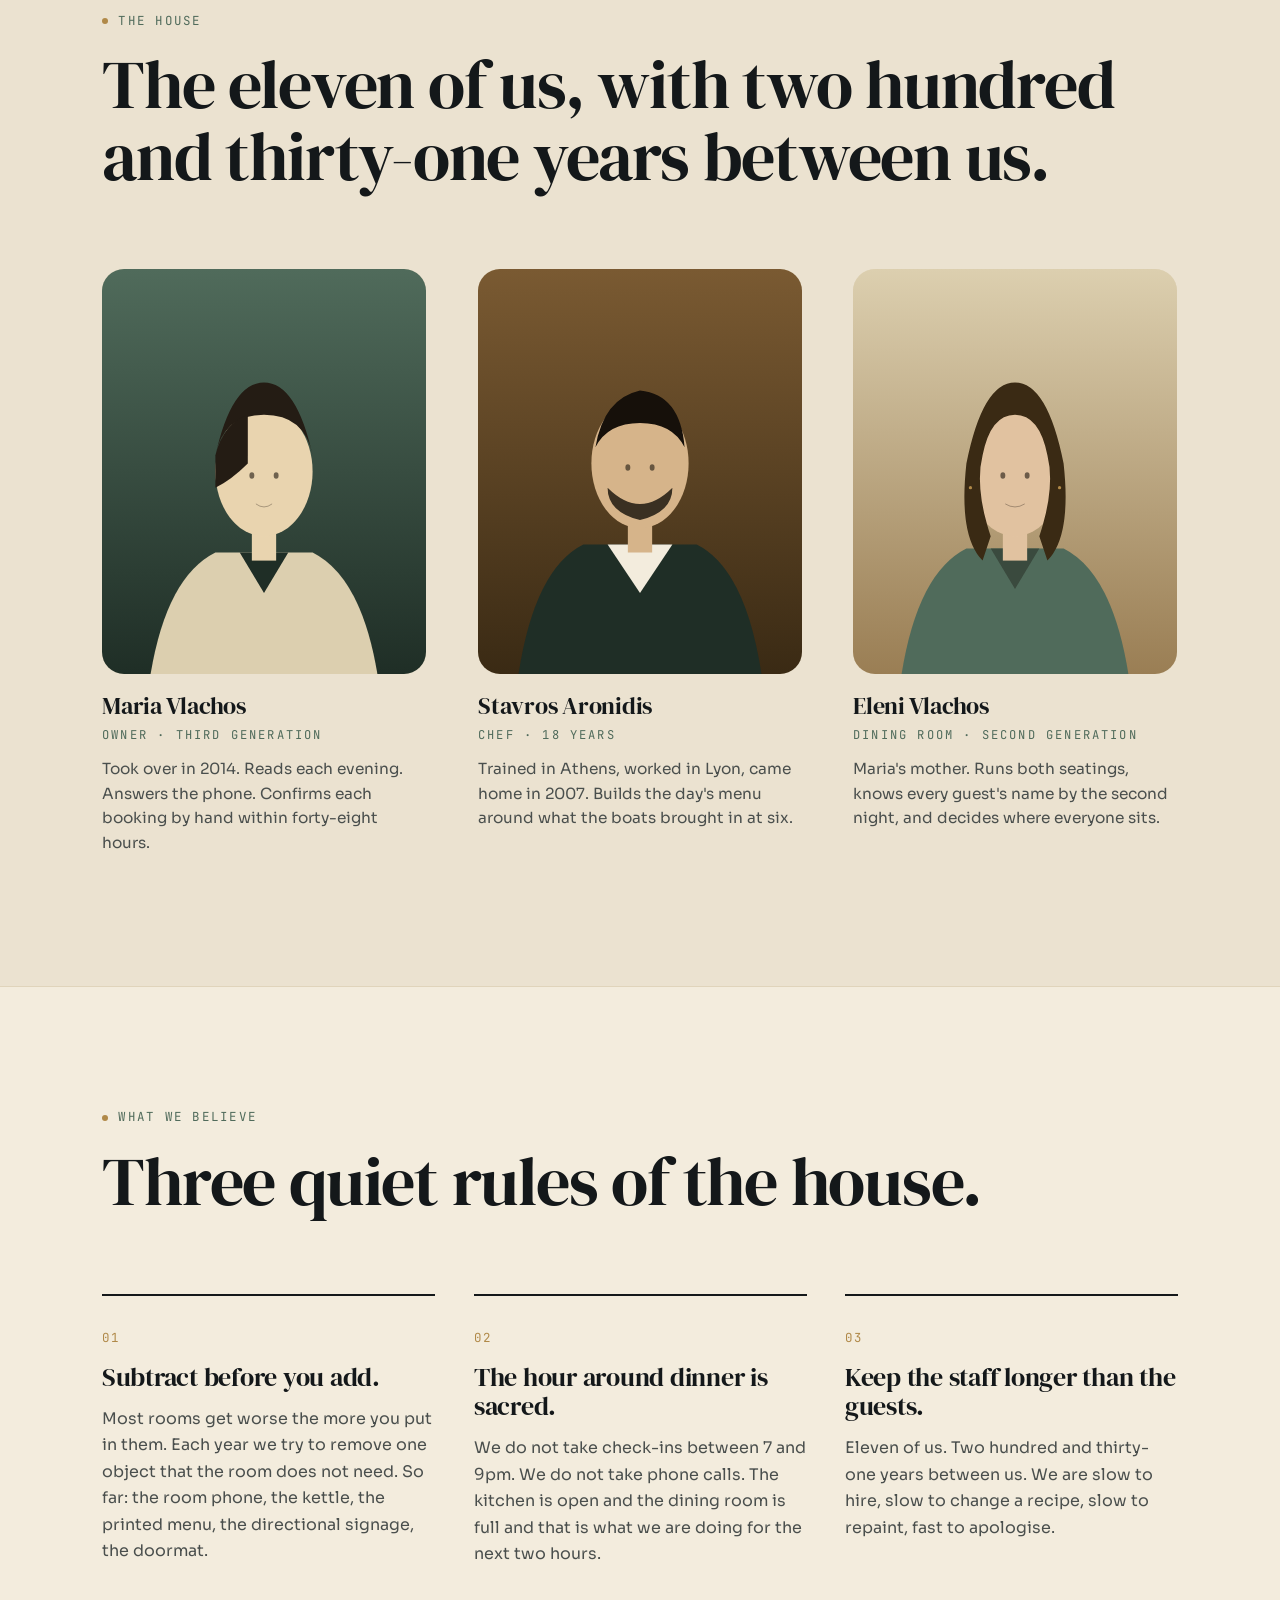
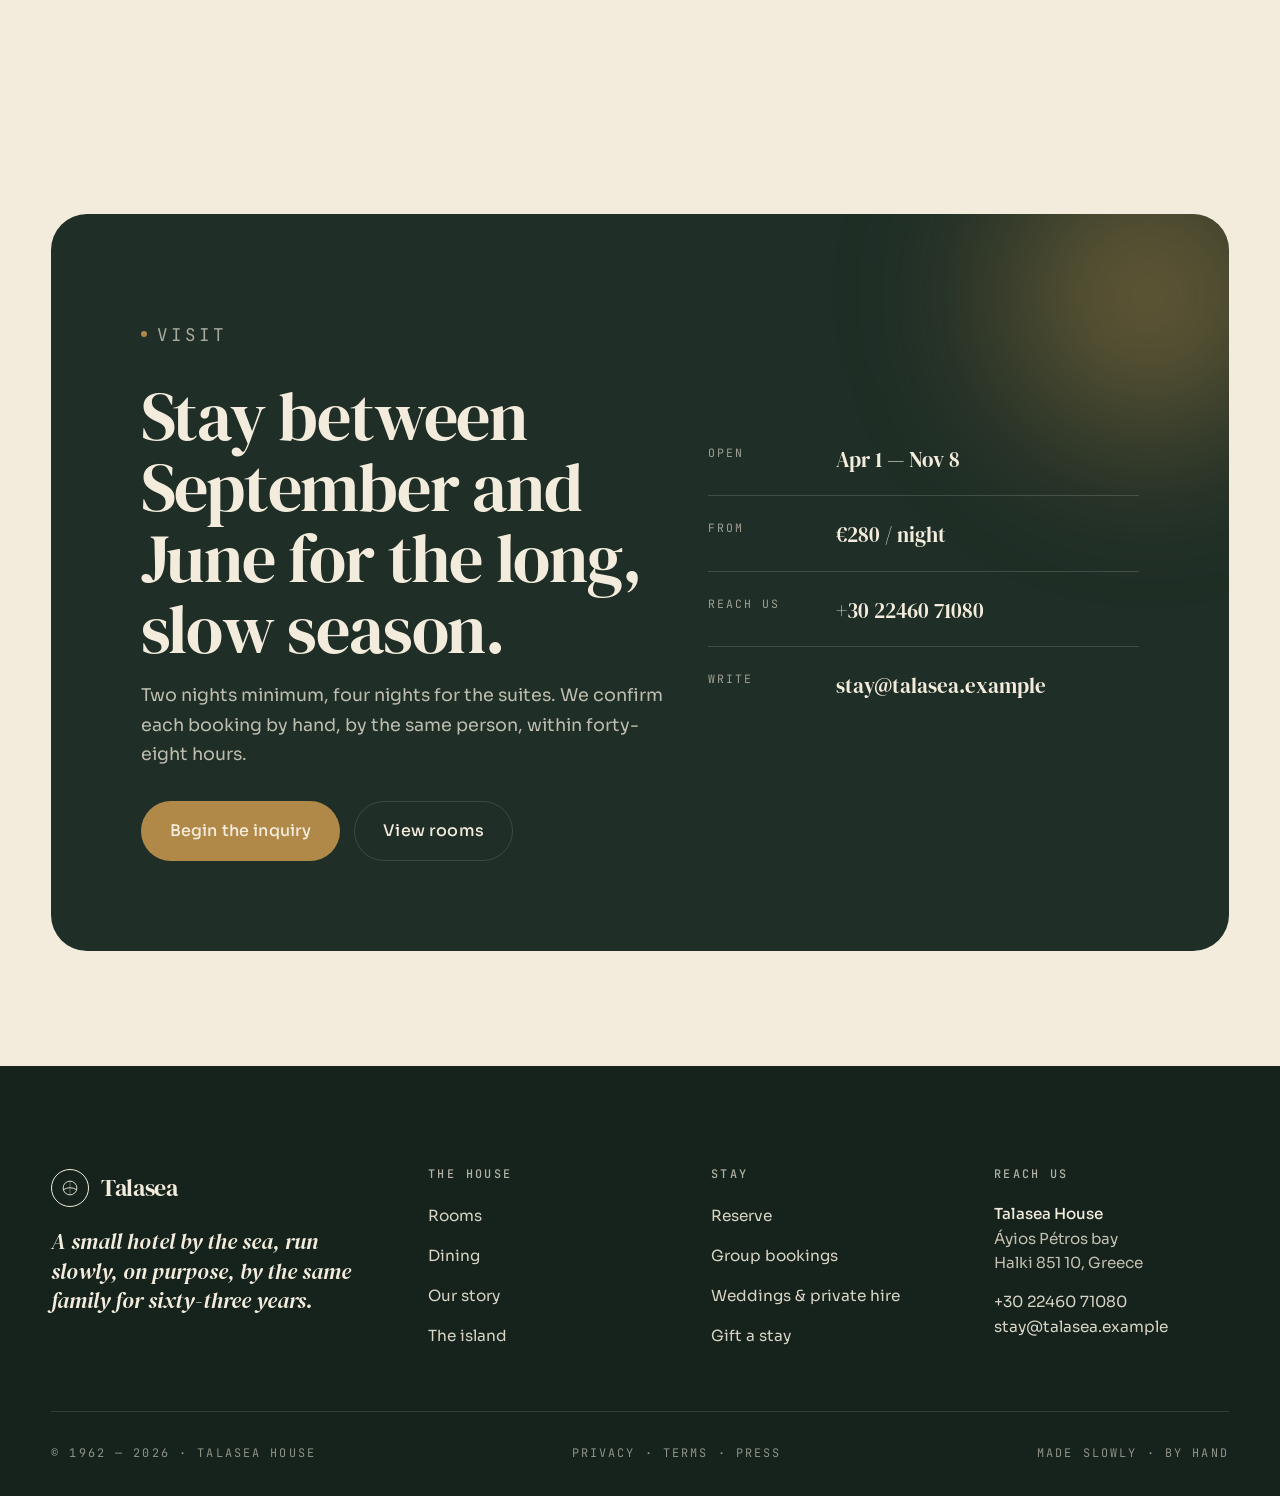
<file: story.html>
<!doctype html>
<html lang="en">
<head>
  <meta charset="utf-8" />
  <meta name="viewport" content="width=device-width,initial-scale=1" />
  <meta name="theme-color" content="#1f2e26" />
  <title>Our Story — Talasea</title>
  <meta name="description" content="The story of Talasea — a family-run boutique hotel by the Aegean, opened in 1962, run by the third generation since 2014." />
  <link rel="preconnect" href="https://fonts.googleapis.com" />
  <link rel="preconnect" href="https://fonts.gstatic.com" crossorigin />
  <link rel="stylesheet" href="https://fonts.googleapis.com/css2?family=DM+Serif+Display:ital@0;1&family=JetBrains+Mono:wght@400;500&family=Sora:wght@300;400;500;600&display=swap" />
  <link rel="stylesheet" href="assets/css/styles.css" />
</head>
<body>
  <div class="grain" aria-hidden="true"></div>

  <header class="site-header">
    <a class="brand" href="index.html" aria-label="Talasea home">
      <span class="brand-mark" aria-hidden="true">
        <svg viewBox="0 0 32 32" width="20" height="20" fill="none">
          <circle cx="16" cy="16" r="11" stroke="currentColor" stroke-width="1.4"/>
          <path d="M5 19 Q16 12 27 19" stroke="currentColor" stroke-width="1.4" fill="none"/>
          <path d="M16 5 L16 27" stroke="currentColor" stroke-width="1" opacity="0.55"/>
        </svg>
      </span>
      <span class="brand-name">Talasea</span>
    </a>
    <nav class="site-nav" aria-label="Main">
      <a href="index.html">Stay</a>
      <a href="rooms.html">Rooms</a>
      <a href="story.html" class="is-active">Story</a>
      <a href="contact.html">Contact</a>
    </nav>
    <div class="header-cta">
      <a class="btn btn-ghost" href="index.html#location">Find us</a>
      <a class="btn btn-solid" href="contact.html">Reserve</a>
    </div>
    <button class="menu-toggle" aria-label="Open menu" aria-expanded="false" aria-controls="mobileNav">
      <span></span><span></span><span></span>
    </button>
  </header>
  <nav id="mobileNav" class="site-mobile-nav" aria-label="Mobile">
    <a href="index.html">Stay</a>
    <a href="rooms.html">Rooms</a>
    <a href="story.html">Story</a>
    <a href="contact.html">Contact</a>
    <a class="btn btn-solid btn-lg" href="contact.html">Reserve a stay</a>
  </nav>

  <main>
    <section class="page-head">
      <div class="container">
        <p class="eyebrow"><span class="dot"></span>The story · 1962 — present</p>
        <h1>Three generations,<br/><em class="serif-it">one</em> stretch of coast.</h1>
        <p class="lede">Talasea was opened in the spring of 1962 by Andreas and Sofia Vlachos in a stone fisherman's cottage they had inherited from her father. It has grown — slowly, deliberately, never more than one wing at a time — into the small hotel you'll find today.</p>
        <div class="meta-row">
          <span><strong>Opened</strong> Spring 1962</span>
          <span><strong>Run by</strong> The third generation</span>
          <span><strong>Staff</strong> 11 · 231 years total</span>
          <span><strong>Beds</strong> 24 · always 24</span>
        </div>
      </div>
    </section>

    <section class="story-narrative">
      <div class="container-narrow">
        <p>In April 1962, Andreas Vlachos painted the front door of his late father-in-law's cottage a particular shade of pale green and hung a hand-lettered sign that read, simply, <em>Talasea</em>. There were six rooms. The first guest was a Dutch ornithologist who stayed eleven nights, paid in cash, and returned every spring for the next thirty-one years.</p>

        <p>The hotel grew by accident, then on purpose. A second wing in 1971 — built around the surviving fig tree, which still bears fruit each August. A third in 1989. The garden cottages were converted from goat sheds in 1996, when Sofia decided she'd had enough of "small dark rooms with a wonderful view." The cliff suites were the work of the second generation in 2004 — Yannis and Eleni, Andreas and Sofia's son and daughter-in-law — and remain the only pieces of the property visibly designed by an architect.</p>

        <p>Maria, the third generation, took over in 2014. She has spent the decade since gently subtracting: removing the front desk, removing the lobby bar, removing the second seating's printed menu, removing room numbers and replacing them with names. There is now exactly one screen on the property — the small box Stavros uses each morning to print the day's lunch — and we are quietly hoping to retire it within the year.</p>

        <h2>What we believe</h2>

        <p>That a hotel is a small, daily act of hospitality, repeated. That a room is improved by removing things from it. That dinner is the most important hour of any day, and should not be hurried. That guests should arrive tired and leave rested, and that anything else is a failure of the house.</p>

        <p>We do not have a brand standard, a uniform, a key card, or a check-in time. We have a guest list, a phone, two seatings, and the same staff who were here last year and the year before that.</p>

        <p class="pull">"Talasea is small, slow, and entirely the point. They did not flinch when we extended. Our taxi did."</p>

        <figure class="story-fig">
          <!-- REPLACE: hotel courtyard at golden hour · 1600×900 · WebP/JPG -->
          <img src="assets/img/story.svg" alt="The courtyard at Talasea at golden hour" width="1600" height="900"/>
        </figure>

        <h2>How we work</h2>

        <p>The dining room serves two seatings, lunch and dinner, with a single menu decided each morning. Breakfast is laid out on the long table in the courtyard from seven, and you take what you'd like. There is one bar, in the dining room, open from before lunch until late. We are happy to bring a drink to your terrace if you'd prefer to read.</p>

        <p>Reservations are confirmed by hand within forty-eight hours, by the same person, every time, in case there are questions about the rooms or the islands or the boats. We are open from the first of April to the eighth of November, and closed the rest of the year for the winter, the staff, and the slow work of repair.</p>
      </div>
    </section>

    <section class="team" aria-labelledby="teamTitle">
      <div class="container" style="max-width: var(--container);">
        <div class="section-head" style="grid-template-columns: 1fr;">
          <div>
            <p class="eyebrow"><span class="dot"></span>The house</p>
            <h2 id="teamTitle">The eleven of us, with two hundred and thirty-one years between us.</h2>
          </div>
        </div>
        <div class="team-grid">
          <article class="team-card reveal">
            <div class="fig">
              <!-- REPLACE: portrait Maria · 800×1000 · WebP/JPG -->
              <img src="assets/img/team-1.svg" alt="Maria Vlachos — third-generation owner" width="800" height="1000"/>
            </div>
            <h3>Maria Vlachos</h3>
            <span class="role">Owner · Third generation</span>
            <p>Took over in 2014. Reads each evening. Answers the phone. Confirms each booking by hand within forty-eight hours.</p>
          </article>
          <article class="team-card reveal">
            <div class="fig">
              <!-- REPLACE: portrait Stavros · 800×1000 · WebP/JPG -->
              <img src="assets/img/team-2.svg" alt="Stavros Aronidis — chef" width="800" height="1000"/>
            </div>
            <h3>Stavros Aronidis</h3>
            <span class="role">Chef · 18 years</span>
            <p>Trained in Athens, worked in Lyon, came home in 2007. Builds the day's menu around what the boats brought in at six.</p>
          </article>
          <article class="team-card reveal">
            <div class="fig">
              <!-- REPLACE: portrait Eleni · 800×1000 · WebP/JPG -->
              <img src="assets/img/team-3.svg" alt="Eleni Vlachos — host of the dining room" width="800" height="1000"/>
            </div>
            <h3>Eleni Vlachos</h3>
            <span class="role">Dining room · Second generation</span>
            <p>Maria's mother. Runs both seatings, knows every guest's name by the second night, and decides where everyone sits.</p>
          </article>
        </div>
      </div>
    </section>

    <section class="values" aria-labelledby="valuesTitle">
      <div class="container">
        <div class="section-head" style="grid-template-columns: 1fr;">
          <div>
            <p class="eyebrow"><span class="dot"></span>What we believe</p>
            <h2 id="valuesTitle">Three quiet rules of the house.</h2>
          </div>
        </div>
        <div class="values-grid">
          <article class="value-card reveal">
            <p class="num">01</p>
            <h3>Subtract before you add.</h3>
            <p>Most rooms get worse the more you put in them. Each year we try to remove one object that the room does not need. So far: the room phone, the kettle, the printed menu, the directional signage, the doormat.</p>
          </article>
          <article class="value-card reveal">
            <p class="num">02</p>
            <h3>The hour around dinner is sacred.</h3>
            <p>We do not take check-ins between 7 and 9pm. We do not take phone calls. The kitchen is open and the dining room is full and that is what we are doing for the next two hours.</p>
          </article>
          <article class="value-card reveal">
            <p class="num">03</p>
            <h3>Keep the staff longer than the guests.</h3>
            <p>Eleven of us. Two hundred and thirty-one years between us. We are slow to hire, slow to change a recipe, slow to repaint, fast to apologise.</p>
          </article>
        </div>
      </div>
    </section>

    <section class="cta" aria-labelledby="ctaTitle">
      <div class="cta-card reveal">
        <div>
          <p class="eyebrow" style="color: color-mix(in oklab, var(--cream) 65%, transparent);"><span class="dot"></span>Visit</p>
          <h2 id="ctaTitle">Stay between September and June for the long, slow season.</h2>
          <p>Two nights minimum, four nights for the suites. We confirm each booking by hand, by the same person, within forty-eight hours.</p>
          <div class="cta-actions">
            <a class="btn btn-brass btn-lg" href="contact.html">Begin the inquiry</a>
            <a class="btn btn-ghost btn-lg on-dark" href="rooms.html">View rooms</a>
          </div>
        </div>
        <div class="cta-meta">
          <div class="row"><span class="label">Open</span><span class="val">Apr 1 — Nov 8</span></div>
          <div class="row"><span class="label">From</span><span class="val">€280 / night</span></div>
          <div class="row"><span class="label">Reach us</span><span class="val">+30 22460 71080</span></div>
          <div class="row" style="border-bottom: 0;"><span class="label">Write</span><span class="val">stay@talasea.example</span></div>
        </div>
      </div>
    </section>
  </main>

  <footer class="site-footer">
    <div class="footer-grid">
      <div class="footer-brand">
        <a class="brand" href="index.html" aria-label="Talasea home">
          <span class="brand-mark" aria-hidden="true">
            <svg viewBox="0 0 32 32" width="20" height="20" fill="none">
              <circle cx="16" cy="16" r="11" stroke="currentColor" stroke-width="1.4"/>
              <path d="M5 19 Q16 12 27 19" stroke="currentColor" stroke-width="1.4" fill="none"/>
              <path d="M16 5 L16 27" stroke="currentColor" stroke-width="1" opacity="0.55"/>
            </svg>
          </span>
          <span class="brand-name">Talasea</span>
        </a>
        <p>A small hotel by the sea, run slowly, on purpose, by the same family for sixty&#8202;-&#8202;three years.</p>
      </div>
      <div class="footer-col">
        <h4>The house</h4>
        <ul>
          <li><a href="rooms.html">Rooms</a></li>
          <li><a href="index.html#dining">Dining</a></li>
          <li><a href="story.html">Our story</a></li>
          <li><a href="index.html#location">The island</a></li>
        </ul>
      </div>
      <div class="footer-col">
        <h4>Stay</h4>
        <ul>
          <li><a href="contact.html">Reserve</a></li>
          <li><a href="contact.html">Group bookings</a></li>
          <li><a href="contact.html">Weddings &amp; private hire</a></li>
          <li><a href="#">Gift a stay</a></li>
        </ul>
      </div>
      <div class="footer-col">
        <h4>Reach us</h4>
        <address>
          <strong>Talasea House</strong><br/>
          Áyios Pétros bay<br/>
          Halki 851 10, Greece
        </address>
        <p style="margin-top: 14px; font-size: 0.95rem;">
          <a href="tel:+302246071080">+30 22460 71080</a><br/>
          <a href="mailto:stay@talasea.example">stay@talasea.example</a>
        </p>
      </div>
    </div>
    <div class="footer-bottom">
      <span>© 1962 — 2026 · Talasea House</span>
      <span><a href="#">Privacy</a> · <a href="#">Terms</a> · <a href="#">Press</a></span>
      <span>Made slowly · By hand</span>
    </div>
  </footer>
  <script src="assets/js/main.js" defer></script>
</body>
</html>
</file>
<file: assets/css/styles.css>
/* =========================================================
   Talasea — boutique hotel HTML template
   Forest + cream + brass. Editorial cinematic.
   Single-file, tokenised, vanilla CSS.
   ========================================================= */

:root {
  /* palette */
  --forest:        #1f2e26;          /* deep moss / primary surface */
  --forest-deep:   #16231d;          /* deeper shade for footer */
  --forest-soft:   #2a3b32;          /* card surface on dark */
  --cream:         #f3ecdd;          /* paper / page background */
  --cream-soft:    #ebe2d0;          /* secondary surface */
  --bone:          #e0d4bb;          /* divider / hairline */
  --brass:         #b08948;          /* brass accent — CTAs, accents */
  --brass-deep:    #8e6c34;          /* brass hover */
  --ink:           #14181a;          /* near-black text */
  --ink-soft:      #4a4f4d;          /* muted text */
  --moss:          #506b5b;          /* secondary green-grey */

  /* lines & shadows */
  --line:        color-mix(in oklab, var(--ink) 12%, transparent);
  --line-soft:   color-mix(in oklab, var(--ink) 6%, transparent);
  --line-dark:   color-mix(in oklab, var(--cream) 14%, transparent);

  --shadow-card: 0 1px 0 0 color-mix(in oklab, var(--cream) 60%, transparent) inset,
                 0 30px 60px -30px rgba(20,24,26,0.18);
  --shadow-deep: 0 40px 80px -40px rgba(20,24,26,0.45);

  /* radii */
  --r-sm: 6px;
  --r:    12px;
  --r-lg: 22px;
  --r-xl: 36px;

  /* motion */
  --ease:      cubic-bezier(0.2, 0.8, 0.2, 1);
  --ease-out:  cubic-bezier(0.16, 1, 0.3, 1);

  /* layout */
  --container: 1240px;
  --container-narrow: 880px;
  --pad-x: clamp(20px, 4vw, 56px);
  --pad-section: clamp(72px, 9vw, 140px);

  /* typography */
  --display: 'DM Serif Display', 'Cormorant Garamond', Georgia, serif;
  --sans:    'Sora', -apple-system, BlinkMacSystemFont, 'Segoe UI', Roboto, sans-serif;
  --mono:    'JetBrains Mono', ui-monospace, 'SF Mono', Menlo, monospace;

  --t-hero:    clamp(3rem, 1.6rem + 6.4vw, 7.2rem);
  --t-display: clamp(2.4rem, 1.4rem + 3.6vw, 4.6rem);
  --t-h2:      clamp(2rem, 1.3rem + 2.4vw, 3.4rem);
  --t-h3:      clamp(1.3rem, 1.05rem + 0.7vw, 1.65rem);
  --t-eyebrow: 0.78rem;
  --t-body:    clamp(1rem, 0.96rem + 0.18vw, 1.06rem);
  --t-small:   0.86rem;
}

*, *::before, *::after { box-sizing: border-box; }
html { scroll-behavior: smooth; }
@media (prefers-reduced-motion: reduce) { html { scroll-behavior: auto; } }

body {
  margin: 0;
  font-family: var(--sans);
  font-size: var(--t-body);
  line-height: 1.65;
  color: var(--ink);
  background: var(--cream);
  -webkit-font-smoothing: antialiased;
  text-rendering: optimizeLegibility;
  overflow-x: hidden;
}

img { display: block; max-width: 100%; height: auto; }

h1, h2, h3, h4 {
  font-family: var(--display);
  font-weight: 400;
  margin: 0;
  letter-spacing: -0.018em;
  line-height: 1.04;
  color: var(--ink);
}
h1 { font-size: var(--t-display); }
h2 { font-size: var(--t-h2); }
h3 { font-size: var(--t-h3); line-height: 1.2; letter-spacing: -0.01em; }

p { margin: 0 0 1em; color: var(--ink-soft); }
a { color: inherit; text-decoration: none; transition: color 0.25s var(--ease); }

/* ───── grain & atmosphere ───── */
.grain {
  position: fixed; inset: 0; pointer-events: none; z-index: 1;
  opacity: 0.06; mix-blend-mode: multiply;
  background-image: url("data:image/svg+xml;utf8,<svg xmlns='http://www.w3.org/2000/svg' width='160' height='160'><filter id='n'><feTurbulence type='fractalNoise' baseFrequency='0.95' numOctaves='2' stitchTiles='stitch'/><feColorMatrix values='0 0 0 0 0.07  0 0 0 0 0.10  0 0 0 0 0.08  0 0 0 0.55 0'/></filter><rect width='100%25' height='100%25' filter='url(%23n)'/></svg>");
}

/* ───── utilities ───── */
.container { width: min(100% - var(--pad-x) * 2, var(--container)); margin-inline: auto; }
.container-narrow { width: min(100% - var(--pad-x) * 2, var(--container-narrow)); margin-inline: auto; }

.eyebrow {
  display: inline-flex; align-items: center; gap: 10px;
  font-family: var(--mono);
  font-size: var(--t-eyebrow);
  text-transform: uppercase;
  letter-spacing: 0.18em;
  color: var(--moss);
  margin: 0 0 18px;
}
.eyebrow .dot { width: 6px; height: 6px; border-radius: 50%; background: var(--brass); }

.serif-it {
  font-family: var(--display);
  font-style: italic;
  font-weight: 400;
  color: var(--brass);
  letter-spacing: 0;
}

/* ───── buttons ───── */
.btn {
  display: inline-flex; align-items: center; gap: 10px;
  padding: 14px 24px;
  border-radius: 999px;
  font-family: var(--sans);
  font-size: 0.95rem;
  font-weight: 500;
  letter-spacing: 0.01em;
  cursor: pointer;
  transition: transform 0.25s var(--ease), background 0.25s var(--ease), color 0.25s var(--ease), border-color 0.25s var(--ease);
  border: 1px solid transparent;
  white-space: nowrap;
}
.btn-solid {
  background: var(--ink);
  color: var(--cream);
}
.btn-solid:hover { background: var(--brass); color: var(--cream); transform: translateY(-1px); }

.btn-brass {
  background: var(--brass);
  color: var(--cream);
}
.btn-brass:hover { background: var(--brass-deep); transform: translateY(-1px); }

.btn-ghost {
  background: transparent;
  color: var(--ink);
  border-color: var(--line);
}
.btn-ghost:hover { border-color: var(--ink); transform: translateY(-1px); }

.btn-ghost.on-dark { color: var(--cream); border-color: var(--line-dark); }
.btn-ghost.on-dark:hover { border-color: var(--cream); }

.btn-lg { padding: 16px 28px; font-size: 1rem; }

/* ───── header ───── */
.site-header {
  position: sticky; top: 0; z-index: 60;
  display: grid; grid-template-columns: auto 1fr auto;
  align-items: center;
  gap: 32px;
  padding: 18px var(--pad-x);
  background: color-mix(in oklab, var(--cream) 86%, transparent);
  backdrop-filter: saturate(140%) blur(14px);
  -webkit-backdrop-filter: saturate(140%) blur(14px);
  border-bottom: 1px solid var(--line-soft);
}
.brand {
  display: inline-flex; align-items: center; gap: 12px;
  color: var(--ink);
  font-family: var(--display);
  font-size: 1.5rem;
  letter-spacing: -0.015em;
}
.brand:hover { color: var(--brass); }
.brand-mark {
  display: inline-grid; place-items: center;
  width: 38px; height: 38px;
  border-radius: 50%;
  border: 1px solid var(--ink);
  color: var(--ink);
  background: transparent;
  transition: background 0.25s var(--ease), color 0.25s var(--ease);
}
.brand:hover .brand-mark { background: var(--ink); color: var(--cream); }

.site-nav { display: flex; gap: 36px; justify-content: center; }
.site-nav a { color: var(--ink-soft); font-size: 0.93rem; position: relative; padding: 4px 0; }
.site-nav a:hover, .site-nav a.is-active { color: var(--ink); }
.site-nav a::after {
  content: ''; position: absolute; left: 50%; bottom: -4px;
  width: 0; height: 1px; background: var(--brass);
  transition: width 0.3s var(--ease), left 0.3s var(--ease);
}
.site-nav a:hover::after, .site-nav a.is-active::after { width: 100%; left: 0; }

.header-cta { display: flex; gap: 12px; align-items: center; }

.menu-toggle {
  display: none;
  background: transparent;
  border: 1px solid var(--line);
  width: 42px; height: 42px;
  border-radius: 50%;
  padding: 0; cursor: pointer;
  flex-direction: column; justify-content: center; align-items: center; gap: 4px;
}
.menu-toggle span { display: block; width: 16px; height: 1px; background: var(--ink); transition: all 0.3s var(--ease); }
.menu-toggle[aria-expanded="true"] span:nth-child(1) { transform: translateY(5px) rotate(45deg); }
.menu-toggle[aria-expanded="true"] span:nth-child(2) { opacity: 0; }
.menu-toggle[aria-expanded="true"] span:nth-child(3) { transform: translateY(-5px) rotate(-45deg); }

.site-mobile-nav {
  display: none;
  position: fixed; inset: 76px 0 auto 0; z-index: 55;
  flex-direction: column; gap: 4px;
  padding: 24px var(--pad-x) 32px;
  background: var(--cream);
  border-bottom: 1px solid var(--line);
}
.site-mobile-nav a {
  font-family: var(--display);
  font-size: 1.6rem;
  padding: 10px 0;
  color: var(--ink);
  border-bottom: 1px solid var(--line-soft);
}
.site-mobile-nav a.btn { font-family: var(--sans); font-size: 1rem; border-bottom: 0; align-self: flex-start; margin-top: 14px; }
.site-mobile-nav.is-open { display: flex; }

/* ───── hero ───── */
.hero {
  position: relative;
  padding: clamp(48px, 7vw, 96px) var(--pad-x) clamp(64px, 9vw, 120px);
}
.hero-grid {
  width: min(100% - var(--pad-x) * 0, var(--container));
  margin-inline: auto;
  display: grid;
  grid-template-columns: 1.05fr 0.95fr;
  gap: clamp(32px, 5vw, 80px);
  align-items: end;
}
.hero-copy { padding-block: 16px; }
.hero-title {
  font-size: var(--t-hero);
  letter-spacing: -0.022em;
  line-height: 0.98;
  margin: 18px 0 28px;
}
.hero-title em {
  font-style: italic;
  color: var(--brass);
  font-weight: 400;
}
.hero-sub {
  font-size: 1.15rem;
  color: var(--ink-soft);
  max-width: 46ch;
  margin: 0 0 36px;
  line-height: 1.55;
}
.hero-actions { display: flex; gap: 14px; flex-wrap: wrap; }

.hero-stats {
  display: grid; grid-template-columns: repeat(3, 1fr);
  gap: 12px;
  margin-top: 56px;
  padding-top: 32px;
  border-top: 1px solid var(--line);
}
.hero-stats li { list-style: none; }
.hero-stats strong {
  display: block;
  font-family: var(--display);
  font-size: clamp(1.6rem, 1rem + 1.6vw, 2.4rem);
  letter-spacing: -0.01em;
  color: var(--ink);
}
.hero-stats span {
  font-size: 0.82rem;
  text-transform: uppercase;
  letter-spacing: 0.16em;
  color: var(--moss);
}

.hero-visual {
  position: relative;
  aspect-ratio: 4 / 5;
  border-radius: var(--r-lg);
  overflow: hidden;
  box-shadow: var(--shadow-deep);
}
.hero-visual img { width: 100%; height: 100%; object-fit: cover; }
.hero-visual::after {
  content: '';
  position: absolute; inset: 0;
  background: linear-gradient(180deg, transparent 60%, rgba(20,24,26,0.45) 100%);
  pointer-events: none;
}
.hero-tag {
  position: absolute;
  left: 24px; bottom: 24px;
  display: inline-flex; gap: 12px; align-items: center;
  padding: 12px 18px;
  background: color-mix(in oklab, var(--cream) 88%, transparent);
  backdrop-filter: blur(10px);
  -webkit-backdrop-filter: blur(10px);
  border-radius: 999px;
  font-family: var(--mono);
  font-size: var(--t-eyebrow);
  letter-spacing: 0.16em;
  text-transform: uppercase;
  color: var(--ink);
  z-index: 2;
}
.hero-tag .pill { width: 6px; height: 6px; border-radius: 50%; background: var(--brass); }

.hero-meta {
  position: absolute;
  right: 24px; top: 24px;
  text-align: right;
  font-family: var(--mono);
  font-size: var(--t-eyebrow);
  letter-spacing: 0.18em;
  text-transform: uppercase;
  color: var(--cream);
  z-index: 2;
}
.hero-meta span { display: block; opacity: 0.7; margin-bottom: 4px; }
.hero-meta strong { font-weight: 500; letter-spacing: 0.04em; font-size: 0.95rem; text-transform: none; }

/* ───── marquee ───── */
.marquee {
  background: var(--forest);
  color: var(--cream);
  padding: 22px 0;
  overflow: hidden;
  border-block: 1px solid color-mix(in oklab, var(--cream) 8%, transparent);
}
.marquee-track {
  display: flex; gap: 56px;
  white-space: nowrap;
  animation: marquee 32s linear infinite;
  font-family: var(--display);
  font-size: clamp(1.6rem, 1rem + 1.4vw, 2.2rem);
  letter-spacing: -0.01em;
}
.marquee-track span { display: inline-flex; align-items: center; gap: 56px; }
.marquee-track .star { color: var(--brass); font-style: normal; }
@keyframes marquee {
  to { transform: translateX(-50%); }
}
@media (prefers-reduced-motion: reduce) { .marquee-track { animation: none; } }

/* ───── intro section ───── */
.intro {
  padding: var(--pad-section) var(--pad-x);
}
.intro-grid {
  width: min(100% - 0, var(--container));
  margin-inline: auto;
  display: grid;
  grid-template-columns: 0.9fr 1.1fr;
  gap: clamp(32px, 6vw, 96px);
  align-items: start;
}
.intro-eyebrow { color: var(--moss); }
.intro-title {
  font-size: var(--t-display);
  line-height: 1.04;
}
.memory-slideshow {
  position: relative;
}
.memory-slides {
  position: relative;
  width: 100%;
  min-height: 420px;
  aspect-ratio: 4 / 5;
  overflow: hidden;
  border-radius: var(--r-lg);
  background: var(--forest-soft);
  box-shadow: var(--shadow-card);
}
.memory-slide {
  position: absolute;
  inset: 0;
  display: block;
  margin: 0;
  opacity: 0;
  visibility: hidden;
  pointer-events: none;
  transition: opacity 0.6s var(--ease);
}
.memory-slide.is-active {
  opacity: 1;
  visibility: visible;
  pointer-events: auto;
}
.memory-slide img {
  width: 100%;
  height: 100%;
  object-fit: cover;
}
.memory-slide figcaption {
  position: absolute;
  right: 20px;
  bottom: 18px;
  left: 20px;
  color: var(--cream);
  font-family: var(--display);
  font-size: 1.25rem;
  text-shadow: 0 2px 14px rgba(0, 0, 0, 0.5);
}
.memory-controls {
  display: flex;
  align-items: center;
  justify-content: space-between;
  gap: 18px;
  margin-top: 18px;
}
.memory-button,
.memory-dot {
  border: 0;
  cursor: pointer;
}
.memory-button {
  width: 40px;
  height: 40px;
  border: 1px solid var(--bone);
  border-radius: 50%;
  color: var(--ink);
  background: transparent;
  font-size: 1.1rem;
}
.memory-button:hover,
.memory-button:focus-visible {
  color: var(--cream);
  background: var(--forest);
}
.memory-dots {
  display: flex;
  align-items: center;
  gap: 8px;
}
.memory-dot {
  width: 8px;
  height: 8px;
  padding: 0;
  border-radius: 50%;
  background: var(--bone);
}
.memory-dot.is-active {
  background: var(--brass);
  transform: scale(1.35);
}
.memory-button:focus-visible,
.memory-dot:focus-visible {
  outline: 2px solid var(--brass);
  outline-offset: 3px;
}
.intro-body {
  display: flex; flex-direction: column; gap: 18px;
  font-size: 1.1rem;
  color: var(--ink-soft);
  line-height: 1.7;
}
.love-letter {
  font-family: var(--display);
  font-size: clamp(1.15rem, 1.05rem + 0.3vw, 1.35rem);
  line-height: 1.6;
}
.love-letter p { color: var(--ink-soft); }
.love-letter-action {
  display: flex;
  justify-content: flex-end;
  margin-top: 4px;
}
.love-letter-button {
  justify-content: center;
  min-width: 108px;
  padding: 10px 18px;
  font-size: 0.85rem;
  opacity: 0.62;
}
.love-letter-button:hover,
.love-letter-button:focus-visible {
  opacity: 1;
}
.intro-body p:first-of-type::first-letter {
  font-family: var(--display);
  font-size: 4em;
  float: left;
  line-height: 0.9;
  padding-right: 14px;
  color: var(--ink);
}

.intro-foot {
  margin-top: 28px;
  padding-top: 28px;
  border-top: 1px solid var(--line);
  display: flex; justify-content: space-between; gap: 24px; flex-wrap: wrap;
  font-family: var(--mono);
  font-size: var(--t-small);
  text-transform: uppercase;
  letter-spacing: 0.14em;
  color: var(--moss);
}
.intro-foot strong { color: var(--ink); font-weight: 500; }

/* ───── rooms ───── */
.rooms {
  padding: 0 var(--pad-x) var(--pad-section);
}
.section-head {
  width: min(100%, var(--container));
  margin: 0 auto clamp(40px, 6vw, 80px);
  display: grid;
  grid-template-columns: 0.9fr 1.1fr;
  gap: 32px;
  align-items: end;
}
.section-head h2 {
  font-size: var(--t-display);
}
.section-head .lede {
  font-size: 1.1rem;
  color: var(--ink-soft);
  max-width: 56ch;
}
.section-head a.cta-link {
  color: var(--ink);
  font-family: var(--mono);
  text-transform: uppercase;
  font-size: var(--t-small);
  letter-spacing: 0.18em;
  border-bottom: 1px solid var(--ink);
  padding-bottom: 4px;
  align-self: end;
  justify-self: end;
}
.section-head a.cta-link:hover { color: var(--brass); border-color: var(--brass); }

.rooms-grid {
  width: min(100%, var(--container));
  margin-inline: auto;
  display: grid;
  grid-template-columns: repeat(12, 1fr);
  gap: clamp(20px, 2.5vw, 32px);
}
.room-card { grid-column: span 6; }
.room-card.tall { grid-column: span 6; grid-row: span 2; }
.room-card.wide { grid-column: span 12; }

.room-card-fig {
  position: relative;
  aspect-ratio: 4 / 5;
  border-radius: var(--r-lg);
  overflow: hidden;
  background: var(--cream-soft);
}
.room-card.wide .room-card-fig { aspect-ratio: 16 / 9; }
.room-card-fig img {
  width: 100%; height: 100%; object-fit: cover;
  transition: transform 0.8s var(--ease);
}
.room-card:hover .room-card-fig img { transform: scale(1.04); }

.room-card-fig::after {
  content: '';
  position: absolute; inset: 0;
  background: linear-gradient(180deg, transparent 55%, rgba(20,24,26,0.5) 100%);
  pointer-events: none;
}

.room-card-meta {
  position: absolute;
  inset: auto 20px 20px 20px;
  z-index: 2;
  color: var(--cream);
  display: flex; justify-content: space-between; align-items: end; gap: 16px;
}
.room-card-meta .num {
  font-family: var(--mono);
  font-size: var(--t-eyebrow);
  letter-spacing: 0.2em;
  text-transform: uppercase;
  opacity: 0.85;
}
.room-card-meta .price {
  font-family: var(--display);
  font-size: 1.4rem;
}
.room-card-meta .price small {
  font-family: var(--mono);
  font-size: 0.7rem;
  letter-spacing: 0.16em;
  text-transform: uppercase;
  opacity: 0.75;
  margin-left: 6px;
}

.room-card-body { padding: 20px 4px 0; display: flex; gap: 24px; align-items: start; justify-content: space-between; }
.room-card-body h3 { font-size: 1.7rem; }
.room-card-body p { color: var(--ink-soft); font-size: 0.98rem; max-width: 36ch; margin: 4px 0 0; }
.room-card-body .arrow {
  width: 44px; height: 44px;
  border-radius: 50%;
  border: 1px solid var(--line);
  display: inline-grid; place-items: center;
  flex-shrink: 0;
  transition: background 0.25s var(--ease), color 0.25s var(--ease), border-color 0.25s var(--ease);
}
.room-card:hover .room-card-body .arrow {
  background: var(--ink); color: var(--cream); border-color: var(--ink);
}

/* ───── feature band: dining ───── */
.dining {
  background: var(--forest);
  color: var(--cream);
  padding: var(--pad-section) var(--pad-x);
  position: relative;
  overflow: hidden;
}
.dining h2, .dining h3 { color: var(--cream); }
.dining p { color: color-mix(in oklab, var(--cream) 75%, transparent); }
.dining .eyebrow { color: color-mix(in oklab, var(--cream) 65%, transparent); }
.dining .eyebrow .dot { background: var(--brass); }

.dining-grid {
  width: min(100%, var(--container));
  margin-inline: auto;
  display: grid;
  grid-template-columns: 1fr 1fr;
  gap: clamp(40px, 6vw, 96px);
  align-items: center;
}
.dining-fig {
  aspect-ratio: 5 / 6;
  border-radius: var(--r-lg);
  overflow: hidden;
}
.dining-fig img { width: 100%; height: 100%; object-fit: cover; }
.dining-title { font-size: var(--t-display); margin-bottom: 28px; }
.dining-body { font-size: 1.08rem; line-height: 1.7; max-width: 50ch; }

.dining-list {
  margin: 36px 0 36px;
  padding: 0;
  list-style: none;
  display: grid;
  gap: 18px;
}
.dining-list li {
  display: grid;
  grid-template-columns: 24px 1fr auto;
  gap: 18px;
  align-items: baseline;
  padding-bottom: 18px;
  border-bottom: 1px solid color-mix(in oklab, var(--cream) 14%, transparent);
}
.dining-list .num {
  font-family: var(--mono);
  font-size: 0.78rem;
  letter-spacing: 0.18em;
  color: var(--brass);
}
.dining-list h4 {
  font-family: var(--display);
  font-weight: 400;
  font-size: 1.4rem;
  color: var(--cream);
  margin: 0 0 4px;
}
.dining-list p { font-size: 0.94rem; margin: 0; color: color-mix(in oklab, var(--cream) 70%, transparent); }
.dining-list .meta {
  font-family: var(--mono);
  font-size: 0.78rem;
  letter-spacing: 0.16em;
  text-transform: uppercase;
  color: color-mix(in oklab, var(--cream) 60%, transparent);
  white-space: nowrap;
}

/* ───── location band ───── */
.location {
  padding: var(--pad-section) var(--pad-x);
}
.location-grid {
  width: min(100%, var(--container));
  margin-inline: auto;
  display: grid;
  grid-template-columns: 1.05fr 0.95fr;
  gap: clamp(40px, 6vw, 96px);
  align-items: stretch;
}
.location-fig {
  aspect-ratio: 4 / 5;
  border-radius: var(--r-lg);
  overflow: hidden;
  position: relative;
}
.location-fig img { width: 100%; height: 100%; object-fit: cover; }

.location-list { list-style: none; padding: 0; margin: 32px 0 0; display: grid; gap: 22px; }
.location-list li {
  display: grid;
  grid-template-columns: 90px 1fr;
  gap: 22px;
  align-items: baseline;
  padding-bottom: 22px;
  border-bottom: 1px solid var(--line);
}
.location-list .km {
  font-family: var(--display);
  font-size: 1.6rem;
  color: var(--ink);
  line-height: 1;
}
.location-list .km small { font-family: var(--mono); font-size: 0.66rem; letter-spacing: 0.16em; text-transform: uppercase; color: var(--moss); display: block; margin-top: 6px; }
.location-list h4 { font-family: var(--display); font-weight: 400; font-size: 1.3rem; margin: 0 0 4px; }
.location-list p { font-size: 0.95rem; margin: 0; color: var(--ink-soft); }

/* ───── voices / testimonials ───── */
.voices {
  padding: var(--pad-section) var(--pad-x);
  background: var(--cream-soft);
  border-block: 1px solid var(--bone);
}
.voices-list {
  width: min(100%, var(--container));
  margin-inline: auto;
  display: grid;
  grid-template-columns: repeat(3, 1fr);
  gap: clamp(24px, 3vw, 36px);
}
.voice {
  background: var(--cream);
  padding: 32px;
  border-radius: var(--r-lg);
  border: 1px solid var(--line-soft);
  display: flex; flex-direction: column;
  position: relative;
}
.voice .qt {
  font-family: var(--display);
  font-size: 4.5rem;
  line-height: 0.6;
  color: var(--brass);
  height: 24px;
}
.voice blockquote {
  font-family: var(--display);
  font-size: 1.3rem;
  line-height: 1.35;
  color: var(--ink);
  margin: 18px 0 28px;
  flex: 1;
}
.voice cite {
  display: flex; align-items: center; gap: 14px;
  font-style: normal;
  border-top: 1px solid var(--line-soft);
  padding-top: 16px;
}
.voice cite .av {
  width: 42px; height: 42px;
  border-radius: 50%;
  background: var(--bone);
  flex-shrink: 0;
  overflow: hidden;
}
.voice cite .av img { width: 100%; height: 100%; object-fit: cover; }
.voice cite span { font-family: var(--sans); font-size: 0.95rem; color: var(--ink); }
.voice cite small { display: block; font-family: var(--mono); font-size: 0.72rem; letter-spacing: 0.16em; text-transform: uppercase; color: var(--moss); margin-top: 2px; }

/* ───── press strip ───── */
.press {
  padding: 56px var(--pad-x);
  border-bottom: 1px solid var(--line);
}
.press-list {
  width: min(100%, var(--container));
  margin-inline: auto;
  list-style: none; padding: 0;
  display: grid; grid-template-columns: repeat(5, 1fr);
  gap: 24px;
  align-items: center;
}
.press-list li {
  font-family: var(--display);
  font-size: 1.3rem;
  letter-spacing: -0.01em;
  color: var(--moss);
  text-align: center;
  font-style: italic;
  opacity: 0.85;
}
.press-list li.upper { font-family: var(--sans); font-style: normal; text-transform: uppercase; letter-spacing: 0.24em; font-size: 0.82rem; font-weight: 500; }

/* ───── cta band ───── */
.cta {
  padding: var(--pad-section) var(--pad-x);
}
.cta-card {
  width: min(100%, var(--container));
  margin-inline: auto;
  background: var(--forest);
  color: var(--cream);
  padding: clamp(48px, 7vw, 96px);
  border-radius: var(--r-xl);
  display: grid;
  grid-template-columns: 1.1fr 0.9fr;
  gap: 40px;
  align-items: center;
  position: relative;
  overflow: hidden;
}
.cta-card::before {
  content: '';
  position: absolute; right: -160px; top: -160px;
  width: 480px; height: 480px;
  border-radius: 50%;
  background: radial-gradient(circle, color-mix(in oklab, var(--brass) 60%, transparent) 0%, transparent 65%);
  pointer-events: none;
  filter: blur(60px);
}
.cta-card h2 { color: var(--cream); font-size: var(--t-display); }
.cta-card p { color: color-mix(in oklab, var(--cream) 75%, transparent); font-size: 1.1rem; max-width: 44ch; margin: 16px 0 32px; }
.cta-card .btn-brass { background: var(--brass); color: var(--cream); }
.cta-card .btn-brass:hover { background: var(--cream); color: var(--ink); }
.cta-actions { display: flex; gap: 14px; flex-wrap: wrap; }
.cta-meta {
  display: grid;
  gap: 22px;
  position: relative; z-index: 1;
}
.cta-meta .row {
  display: grid; grid-template-columns: 110px 1fr;
  gap: 18px;
  padding-bottom: 18px;
  border-bottom: 1px solid color-mix(in oklab, var(--cream) 16%, transparent);
}
.cta-meta .label {
  font-family: var(--mono);
  font-size: 0.72rem;
  letter-spacing: 0.18em;
  text-transform: uppercase;
  color: color-mix(in oklab, var(--cream) 60%, transparent);
}
.cta-meta .val {
  font-family: var(--display);
  font-size: 1.3rem;
  color: var(--cream);
}

/* ───── footer ───── */
.site-footer {
  background: var(--forest-deep);
  color: color-mix(in oklab, var(--cream) 80%, transparent);
  padding: clamp(64px, 8vw, 120px) var(--pad-x) 32px;
}
.site-footer h4 { color: var(--cream); }
.footer-grid {
  width: min(100%, var(--container));
  margin-inline: auto;
  display: grid;
  grid-template-columns: 1.4fr 1fr 1fr 1fr;
  gap: 48px;
  padding-bottom: 56px;
  border-bottom: 1px solid color-mix(in oklab, var(--cream) 12%, transparent);
}
.footer-brand .brand { color: var(--cream); }
.footer-brand .brand-mark { border-color: var(--cream); color: var(--cream); }
.footer-brand p {
  margin-top: 20px;
  font-family: var(--display);
  font-style: italic;
  font-size: 1.4rem;
  line-height: 1.3;
  color: var(--cream);
  max-width: 28ch;
}
.footer-col h4 {
  font-family: var(--mono);
  font-size: 0.74rem;
  letter-spacing: 0.2em;
  text-transform: uppercase;
  font-weight: 500;
  margin-bottom: 22px;
  color: color-mix(in oklab, var(--cream) 70%, transparent);
}
.footer-col ul { list-style: none; padding: 0; margin: 0; display: grid; gap: 12px; }
.footer-col a { color: color-mix(in oklab, var(--cream) 88%, transparent); font-size: 0.96rem; }
.footer-col a:hover { color: var(--brass); }
.footer-col address { font-style: normal; line-height: 1.6; font-size: 0.95rem; color: color-mix(in oklab, var(--cream) 78%, transparent); }
.footer-col address strong { color: var(--cream); font-weight: 500; }

.footer-bottom {
  width: min(100%, var(--container));
  margin-inline: auto;
  margin-top: 32px;
  display: flex; justify-content: space-between; gap: 24px; flex-wrap: wrap;
  font-family: var(--mono);
  font-size: 0.74rem;
  letter-spacing: 0.18em;
  text-transform: uppercase;
  color: color-mix(in oklab, var(--cream) 55%, transparent);
}
.footer-bottom a:hover { color: var(--brass); }

/* ───── reveals ───── */
.reveal {
  opacity: 0;
  transform: translateY(18px);
  transition: opacity 0.9s var(--ease-out), transform 0.9s var(--ease-out);
  will-change: opacity, transform;
}
.reveal.in { opacity: 1; transform: none; }
@media (prefers-reduced-motion: reduce) {
  .reveal { opacity: 1; transform: none; transition: none; }
}

/* ───── inner page heads ───── */
.page-head {
  padding: clamp(40px, 6vw, 96px) var(--pad-x) clamp(40px, 6vw, 80px);
  border-bottom: 1px solid var(--line);
}
.page-head .container {
  display: grid;
  grid-template-columns: 1fr;
  gap: 24px;
}
.page-head h1 { font-size: var(--t-hero); line-height: 0.98; letter-spacing: -0.022em; }
.page-head .lede { font-size: 1.2rem; color: var(--ink-soft); max-width: 60ch; }
.page-head .meta-row {
  margin-top: 18px;
  display: flex; gap: 36px; flex-wrap: wrap;
  font-family: var(--mono);
  font-size: 0.78rem;
  letter-spacing: 0.18em;
  text-transform: uppercase;
  color: var(--moss);
}
.page-head .meta-row strong { color: var(--ink); font-weight: 500; }

.message-head {
  padding-bottom: 48px;
}
.love-message {
  padding: 24px 24px 140px;
  background:
    radial-gradient(circle at 15% 20%, color-mix(in oklab, var(--brass) 16%, transparent), transparent 28%),
    var(--cream);
}
.love-message-card {
  position: relative;
  max-width: 760px;
  margin: 0 auto;
  padding: clamp(42px, 7vw, 82px) clamp(28px, 8vw, 96px);
  overflow: hidden;
  border: 1px solid color-mix(in oklab, var(--brass) 45%, transparent);
  border-radius: 4px;
  background: color-mix(in oklab, var(--cream) 88%, white);
  box-shadow: 0 24px 70px color-mix(in oklab, var(--forest) 15%, transparent);
  text-align: center;
  transform: translateY(28px) rotate(-1deg);
  transition: opacity 0.8s var(--ease-out), transform 0.8s var(--ease-out);
}
.love-message-card.in {
  transform: translateY(0) rotate(0);
}
.love-message-card::before,
.love-message-card::after {
  position: absolute;
  width: 90px;
  height: 90px;
  border: 1px solid color-mix(in oklab, var(--brass) 35%, transparent);
  content: "";
}
.love-message-card::before {
  top: 18px;
  left: 18px;
  border-right: 0;
  border-bottom: 0;
}
.love-message-card::after {
  right: 18px;
  bottom: 18px;
  border-top: 0;
  border-left: 0;
}
.love-message-heart {
  display: block;
  margin-bottom: 20px;
  color: var(--brass);
  font-size: 2rem;
  animation: message-heartbeat 1.8s ease-in-out infinite;
}
.love-message-card h2 {
  max-width: 14ch;
  margin: 12px 0 30px;
  text-align: center;
  font-family: var(--display);
  font-size: clamp(2.4rem, 5vw, 4.5rem);
  font-weight: 400;
  line-height: 0.98;
}
.love-message-copy {
  max-width: 58ch;
  margin: 0 auto;
  color: var(--ink-soft);
  font-size: 1.08rem;
  line-height: 1.85;
  text-align: center;
}
.love-message-copy p {
  margin: 0 0 20px;
}
.love-message-copy p:first-child {
  color: var(--ink);
  font-family: var(--display);
  font-size: 1.6rem;
}
.love-message-copy em {
  color: var(--forest);
  font-family: var(--display);
  font-size: 1.2em;
}
.love-message-signoff {
  margin-top: 38px !important;
  color: var(--forest);
  font-family: var(--display);
  font-size: 1.35rem;
  line-height: 1.4;
}
@keyframes message-heartbeat {
  0%, 100% { transform: scale(1); }
  12% { transform: scale(1.16); }
  24% { transform: scale(1); }
}
@media (prefers-reduced-motion: reduce) {
  .love-message-heart {
    animation: none;
  }
}

/* ───── rooms catalog (our-little-nest.html) ───── */
.catalog {
  padding: var(--pad-section) var(--pad-x);
}
.memory-collage {
  display: flex;
  flex-direction: column;
  align-items: center;
}
.memory-collage-head {
  max-width: 620px;
  margin: 0 auto clamp(28px, 4vw, 52px);
  text-align: center;
}
.memory-collage-head h2 {
  margin-bottom: 12px;
}
.memory-collage-head p:last-child {
  color: var(--ink-soft);
}
.music-note {
  margin: 0 auto 16px;
  color: var(--ink-soft);
  font-family: var(--display);
  font-size: 1.15rem;
  opacity: 0.58;
  text-align: center;
}
.memory-collage-grid {
  width: min(100%, 900px);
  display: grid;
  grid-template-columns: repeat(5, 1fr);
  grid-template-rows: repeat(5, 1fr);
  gap: clamp(8px, 1.4vw, 16px);
  margin-bottom: clamp(64px, 9vw, 120px);
  margin-inline: auto;
}
.memory-tile {
  position: relative;
  aspect-ratio: 1;
  padding: 0;
  border: 0;
  border-radius: var(--r);
  background: transparent;
  cursor: pointer;
  perspective: 900px;
}
.memory-tile-inner {
  position: absolute;
  inset: 0;
  display: block;
  transform-style: preserve-3d;
  transition: transform 0.7s var(--ease);
}
.memory-tile.is-revealed .memory-tile-inner {
  transform: rotateY(180deg);
}
.memory-tile-face {
  position: absolute;
  inset: 0;
  display: block;
  overflow: hidden;
  border-radius: inherit;
  backface-visibility: hidden;
  box-shadow: var(--shadow-card);
}
.memory-tile-face img {
  width: 100%;
  height: 100%;
  object-fit: cover;
}
.memory-tile-back {
  transform: rotateY(180deg);
}
.memory-tile:focus-visible {
  outline: 2px solid var(--brass);
  outline-offset: 4px;
}
.music-memory {
  position: relative;
  display: block;
  width: min(100%, 560px);
  min-height: 180px;
  margin: 0 auto clamp(36px, 5vw, 64px);
  padding: 20px 24px 20px 212px;
  border-radius: var(--r);
  color: var(--cream);
  background: var(--forest);
  overflow: hidden;
  box-shadow: 0 18px 36px rgba(20, 24, 26, 0.2);
}
.music-memory img {
  position: absolute;
  inset: 0 auto 0 0;
  width: 180px;
  height: 180px;
  object-fit: cover;
  transition: transform 0.5s var(--ease), filter 0.5s var(--ease);
}
.music-memory-info {
  display: flex;
  flex-direction: column;
  gap: 5px;
}
.music-memory-info strong {
  font-family: var(--display);
  font-size: 1.65rem;
  font-weight: 400;
}
.music-memory-info > small {
  color: color-mix(in oklab, var(--cream) 65%, transparent);
  font-family: var(--sans);
  font-size: 0.78rem;
}
.music-progress {
  display: block;
  height: 3px;
  margin-top: 20px;
  border-radius: 999px;
  background: color-mix(in oklab, var(--cream) 24%, transparent);
}
.music-progress span {
  display: block;
  width: 34%;
  height: 100%;
  border-radius: inherit;
  background: var(--cream);
}
.music-times {
  display: flex;
  justify-content: space-between;
  color: color-mix(in oklab, var(--cream) 60%, transparent);
  font-family: var(--mono);
  font-size: 0.65rem;
}
.music-play {
  position: absolute;
  right: 22px;
  bottom: 20px;
  display: grid;
  width: 42px;
  height: 42px;
  place-items: center;
  border-radius: 50%;
  color: var(--forest);
  background: var(--cream);
  font-size: 0.8rem;
  transition: transform 0.25s var(--ease);
}
.music-memory:hover img,
.music-memory:focus-visible img {
  filter: brightness(1.08);
  transform: scale(1.04);
}
.music-memory:focus-visible {
  outline: 2px solid var(--brass);
  outline-offset: 4px;
}
.photobooth-memory {
  display: grid;
  grid-template-columns: 1fr minmax(220px, 320px);
  align-items: center;
  gap: clamp(24px, 5vw, 72px);
  width: min(100%, 760px);
  margin: 0 auto clamp(56px, 8vw, 96px);
  padding: clamp(24px, 4vw, 48px);
  border: 1px solid var(--bone);
  border-radius: var(--r-lg);
  background: var(--cream-soft);
}
.photobooth-message h2 {
  max-width: 13ch;
  margin-bottom: 16px;
}
.photobooth-message > p:last-child {
  max-width: 34ch;
  color: var(--ink-soft);
  font-size: 1.05rem;
}
.photobooth-memory > img {
  width: 100%;
  aspect-ratio: 4 / 5;
  object-fit: cover;
  border-radius: var(--r-lg);
  box-shadow: var(--shadow-card);
}
.flower-surprise {
  width: min(100%, 900px);
  margin: 0 auto;
  text-align: center;
}
.flower-trigger {
  position: relative;
  display: inline-flex;
  flex-direction: column;
  align-items: center;
  gap: 5px;
  min-width: 220px;
  padding: 18px 28px;
  border: 1px solid var(--line-dark);
  border-radius: 999px;
  color: color-mix(in oklab, var(--cream) 82%, transparent);
  background: var(--forest);
  cursor: pointer;
  animation: flower-pulse 2.4s ease-in-out infinite;
  transition: color 0.3s var(--ease), border-color 0.3s var(--ease), transform 0.3s var(--ease);
}
.flower-trigger:hover,
.flower-trigger:focus-visible {
  color: var(--cream);
  border-color: var(--brass);
  background: var(--forest-soft);
  outline: none;
  transform: translateY(-3px);
}
.flower-trigger-icon {
  color: var(--brass);
  font-size: 1.6rem;
  line-height: 1;
  animation: flower-heart 1.8s ease-in-out infinite;
}
.flower-trigger-hint {
  font-family: var(--mono);
  font-size: 0.58rem;
  letter-spacing: 0.16em;
  text-transform: uppercase;
  opacity: 0.58;
}
@keyframes flower-pulse {
  0%, 100% { box-shadow: 0 0 0 0 color-mix(in oklab, var(--brass) 0%, transparent); }
  50% { box-shadow: 0 0 0 10px color-mix(in oklab, var(--brass) 10%, transparent); }
}
@keyframes flower-heart {
  50% { transform: scale(1.2) rotate(-8deg); }
}
.flower-gallery {
  display: grid;
  grid-template-columns: repeat(4, 1fr);
  gap: clamp(10px, 1.5vw, 18px);
  margin-top: 28px;
}
.flower-gallery[hidden] {
  display: none;
}
.flower-gallery.is-opening {
  animation: flowers-rise 0.7s var(--ease-out) both;
}
@keyframes flowers-rise {
  from { opacity: 0; transform: translateY(18px); }
  to { opacity: 1; transform: translateY(0); }
}
.flower-gallery img {
  width: 100%;
  aspect-ratio: 1;
  object-fit: cover;
  border-radius: var(--r);
  box-shadow: var(--shadow-card);
}
.upload-memory {
  width: min(100%, 900px);
  margin: clamp(72px, 10vw, 128px) auto 0;
  text-align: center;
}
.memory-folder {
  position: relative;
  display: flex;
  flex-direction: column;
  align-items: center;
  width: min(100%, 340px);
  margin: clamp(64px, 9vw, 110px) auto 0;
  padding: 32px 24px 24px;
  border: 1px solid var(--line-dark);
  border-radius: 10px 18px 18px 18px;
  color: color-mix(in oklab, var(--cream) 78%, transparent);
  background: var(--forest);
  cursor: pointer;
  box-shadow: 0 14px 28px color-mix(in oklab, var(--ink) 8%, transparent);
  transition: transform 0.4s var(--ease), background 0.4s var(--ease), box-shadow 0.4s var(--ease);
}
.memory-folder-tab {
  position: absolute;
  top: -12px;
  left: 18px;
  width: 92px;
  height: 20px;
  border: 1px solid var(--line-dark);
  border-bottom: 0;
  border-radius: 8px 8px 0 0;
  background: var(--forest);
}
.memory-folder-icon {
  color: var(--brass);
  font-family: var(--display);
  font-size: 2rem;
  line-height: 1;
  animation: folder-heartbeat 2s ease-in-out infinite;
}
.memory-folder strong {
  margin-top: 8px;
  color: var(--cream);
  font-family: var(--display);
  font-size: 1.45rem;
  font-weight: 400;
}
.memory-folder small {
  margin-top: 6px;
  font-family: var(--mono);
  font-size: 0.62rem;
  letter-spacing: 0.12em;
  text-transform: uppercase;
  opacity: 0.58;
}
.memory-folder:hover,
.memory-folder:focus-visible {
  outline: none;
  transform: translateY(-6px) rotate(-1deg);
  background: var(--forest-soft);
  box-shadow: 0 20px 36px color-mix(in oklab, var(--brass) 16%, transparent);
}
.memory-folder.is-open {
  transform: translateY(-4px) rotate(1deg);
}
@keyframes folder-heartbeat {
  50% { transform: scale(1.18); }
}
.upload-memory.is-revealed {
  animation: upload-reveal 0.7s var(--ease-out) both;
}
@keyframes upload-reveal {
  from { opacity: 0; transform: translateY(28px) scale(0.98); }
  to { opacity: 1; transform: translateY(0) scale(1); }
}
.memory-modal {
  position: fixed;
  inset: 0;
  z-index: 100;
  display: grid;
  place-items: center;
  padding: 24px;
}
.memory-modal[hidden] {
  display: none;
}
.memory-modal-backdrop {
  position: absolute;
  inset: 0;
  background: color-mix(in oklab, var(--forest-deep) 72%, transparent);
  backdrop-filter: blur(5px);
}
.memory-modal-card {
  position: relative;
  width: min(100%, 430px);
  padding: clamp(24px, 5vw, 42px);
  border: 1px solid var(--bone);
  border-radius: var(--r-lg);
  color: var(--cream);
  text-align: center;
  background: var(--forest);
  box-shadow: var(--shadow-deep);
  animation: memory-modal-pop 0.45s var(--ease-out) both;
}
.memory-modal-card h2 {
  color: var(--cream);
}
.memory-modal-card h2 {
  margin-bottom: 20px;
}
.memory-modal-gallery {
  display: grid;
  grid-template-columns: repeat(4, 1fr);
  gap: 8px;
  max-height: 55vh;
  overflow-y: auto;
  padding: 4px;
}
.memory-modal-gallery img {
  width: 100%;
  aspect-ratio: 1;
  object-fit: cover;
  border-radius: var(--r-sm);
}
.memory-modal-card > p:last-child {
  margin: 18px 0 0;
  color: color-mix(in oklab, var(--cream) 72%, transparent);
}
.memory-song {
  display: block;
  width: 100%;
  height: 42px;
  margin-top: 18px;
  border: 1px solid var(--line-dark);
  border-radius: var(--r);
}
.memory-song-play {
  display: block;
  margin: 18px auto 0;
  padding: 10px 18px;
  border: 1px solid var(--cream);
  border-radius: 999px;
  color: var(--forest);
  background: var(--cream);
  cursor: pointer;
  font: inherit;
}
.memory-song-play:hover,
.memory-song-play:focus-visible {
  background: var(--brass);
}
.memory-song-status {
  margin-top: 10px;
  color: var(--cream);
  text-align: center;
  font-size: 0.85rem;
}
.memory-modal-close {
  position: absolute;
  top: 14px;
  right: 16px;
  width: 32px;
  height: 32px;
  border: 1px solid var(--line-dark);
  border-radius: 50%;
  color: var(--cream);
  background: transparent;
  cursor: pointer;
  font-size: 1.25rem;
  line-height: 1;
}
.memory-modal-close:hover,
.memory-modal-close:focus-visible {
  color: var(--cream);
  border-color: var(--brass);
}
@keyframes memory-modal-pop {
  from { opacity: 0; transform: scale(0.88) translateY(18px); }
  to { opacity: 1; transform: scale(1) translateY(0); }
}
@media (max-width: 520px) {
  .memory-modal-gallery {
    grid-template-columns: repeat(3, 1fr);
  }
}
.upload-memory h2 {
  margin-bottom: 12px;
}
.upload-memory > p:not(.eyebrow) {
  color: var(--ink-soft);
}
.upload-dropzone {
  display: inline-flex;
  flex-direction: column;
  align-items: center;
  gap: 5px;
  min-width: 220px;
  margin-top: 20px;
  padding: 22px 32px;
  border: 1px dashed var(--brass);
  border-radius: var(--r-lg);
  color: var(--ink-soft);
  cursor: pointer;
  transition: background 0.3s var(--ease), transform 0.3s var(--ease);
}
.upload-dropzone:hover,
.upload-dropzone:focus-within {
  background: color-mix(in oklab, var(--moss) 22%, var(--cream));
  transform: translateY(-3px);
}
.upload-icon {
  color: var(--brass);
  font-size: 2rem;
  line-height: 1;
}
.upload-dropzone small {
  font-family: var(--mono);
  font-size: 0.6rem;
  letter-spacing: 0.12em;
  text-transform: uppercase;
  opacity: 0.6;
}
.upload-input {
  position: absolute;
  width: 1px;
  height: 1px;
  opacity: 0;
  pointer-events: none;
}
.uploaded-cards {
  display: grid;
  grid-template-columns: repeat(auto-fill, minmax(140px, 1fr));
  gap: 18px;
  margin-top: 36px;
}
.uploaded-card {
  position: relative;
  aspect-ratio: 5 / 7;
  padding: 9px;
  border: 1px solid var(--bone);
  border-radius: var(--r);
  background: var(--cream);
  box-shadow: var(--shadow-card);
  transform: rotate(var(--card-rotation));
  transition: transform 0.3s var(--ease);
}
.uploaded-card:hover {
  z-index: 1;
  transform: rotate(0) translateY(-8px);
}
.uploaded-card.is-selected {
  z-index: 2;
  transform: rotate(0) translateY(-8px) scale(1.03);
}
.uploaded-card-delete {
  position: absolute;
  right: 12px;
  bottom: 12px;
  display: none;
  padding: 5px 9px;
  border: 0;
  border-radius: 999px;
  color: var(--cream);
  background: var(--forest);
  cursor: pointer;
  font-family: var(--sans);
  font-size: 0.65rem;
}
.uploaded-card.is-selected .uploaded-card-delete {
  display: block;
}
.uploaded-card-delete:hover,
.uploaded-card-delete:focus-visible {
  background: var(--brass-deep);
}
.uploaded-card::before,
.uploaded-card::after {
  position: absolute;
  color: var(--brass);
  font-size: 0.85rem;
  content: "♥";
}
.uploaded-card::before {
  top: 5px;
  left: 7px;
}
.uploaded-card::after {
  right: 7px;
  bottom: 5px;
}
.uploaded-card img {
  width: 100%;
  height: 100%;
  object-fit: cover;
  border-radius: calc(var(--r) - 4px);
}
.music-memory:hover .music-play,
.music-memory:focus-visible .music-play {
  transform: scale(1.08);
}
@media (max-width: 520px) {
  .music-memory {
    min-height: 140px;
    padding: 16px 16px 16px 142px;
  }
  .music-memory img {
    width: 126px;
    height: 140px;
  }
  .music-memory-info strong { font-size: 1.3rem; }
  .music-progress { margin-top: 12px; }
  .photobooth-memory {
    grid-template-columns: 1fr;
    gap: 24px;
  }
  .photobooth-message h2 { max-width: none; }
  .photobooth-memory > img {
    width: min(100%, 280px);
    margin-inline: auto;
  }
  .flower-gallery {
    grid-template-columns: repeat(2, 1fr);
  }
  .uploaded-cards {
    grid-template-columns: repeat(2, 1fr);
  }
}
.catalog-list {
  width: min(100%, var(--container));
  margin-inline: auto;
  display: flex; flex-direction: column;
  gap: clamp(40px, 5vw, 80px);
}
.catalog-row {
  display: grid;
  grid-template-columns: 1.05fr 0.95fr;
  gap: clamp(28px, 4vw, 64px);
  align-items: center;
}
.catalog-row.flip { grid-template-columns: 0.95fr 1.05fr; }
.catalog-row.flip .catalog-fig { order: 2; }
.catalog-fig {
  position: relative;
  aspect-ratio: 5 / 6;
  border-radius: var(--r-lg);
  overflow: hidden;
  background: var(--forest-soft);
}
.catalog-fig img {
  width: 100%;
  height: 100%;
  object-fit: cover;
}
.catalog-fig .surprise-image {
  position: absolute;
  inset: 0;
  transition: opacity 0.6s var(--ease);
}
.catalog-fig .surprise-image-alt {
  opacity: 0;
}
.catalog-fig:hover .surprise-image-alt,
.catalog-fig:focus-within .surprise-image-alt {
  opacity: 1;
}
.catalog-fig:hover .surprise-image:not(.surprise-image-alt),
.catalog-fig:focus-within .surprise-image:not(.surprise-image-alt) {
  opacity: 0;
}
.catalog-body .num {
  font-family: var(--mono);
  font-size: 0.78rem;
  letter-spacing: 0.2em;
  text-transform: uppercase;
  color: var(--brass);
  margin-bottom: 14px;
}
.catalog-body h2 { font-size: clamp(2rem, 1.4rem + 1.8vw, 3rem); }
.catalog-body p.desc { margin: 18px 0 24px; font-size: 1.05rem; max-width: 50ch; line-height: 1.65; }
.catalog-body .specs {
  list-style: none; padding: 0; margin: 0 0 28px;
  display: grid; grid-template-columns: repeat(2, 1fr);
  gap: 14px 24px;
}
.catalog-body .specs li {
  display: flex; align-items: center; gap: 10px;
  font-size: 0.92rem;
  color: var(--ink);
  padding: 8px 0;
  border-bottom: 1px solid var(--line-soft);
}
.catalog-body .specs li svg { color: var(--brass); flex-shrink: 0; }
.catalog-body .price-row {
  display: flex; align-items: baseline; gap: 16px;
  margin-bottom: 24px;
}
.catalog-body .price-row .num {
  font-family: var(--display);
  font-size: 2rem;
  color: var(--ink);
  margin: 0;
  text-transform: none;
  letter-spacing: -0.01em;
}
.catalog-body .price-row .per {
  font-family: var(--mono);
  font-size: 0.78rem;
  letter-spacing: 0.16em;
  text-transform: uppercase;
  color: var(--moss);
}

/* amenities band */
.amenities {
  padding: var(--pad-section) var(--pad-x);
  background: var(--forest);
  color: var(--cream);
}
.amenities h2 { color: var(--cream); }
.amenities .eyebrow { color: color-mix(in oklab, var(--cream) 65%, transparent); }
.amenities-grid {
  width: min(100%, var(--container));
  margin: 48px auto 0;
  display: grid;
  grid-template-columns: repeat(4, 1fr);
  gap: 32px;
}
.amenity {
  padding: 28px 24px;
  background: var(--forest-soft);
  border-radius: var(--r-lg);
  border: 1px solid color-mix(in oklab, var(--cream) 8%, transparent);
}
.amenity svg { color: var(--brass); margin-bottom: 18px; }
.amenity h3 { font-size: 1.3rem; color: var(--cream); margin-bottom: 8px; }
.amenity p { font-size: 0.94rem; color: color-mix(in oklab, var(--cream) 70%, transparent); margin: 0; }

/* ───── story page (our-love-story.html) ───── */
.story-narrative {
  padding: var(--pad-section) var(--pad-x);
}
.story-narrative .container-narrow p {
  font-size: 1.18rem;
  line-height: 1.75;
  margin: 0 0 26px;
}
.story-narrative h2 {
  font-size: var(--t-h2);
  margin: 64px 0 24px;
}
.story-narrative .pull {
  font-family: var(--display);
  font-style: italic;
  font-size: clamp(1.6rem, 1rem + 1.6vw, 2.4rem);
  line-height: 1.3;
  color: var(--ink);
  margin: 56px 0;
  padding: 32px 0;
  border-block: 1px solid var(--line);
  text-align: center;
}
.story-fig {
  margin: 56px calc(var(--pad-x) * -1);
  aspect-ratio: 16 / 9;
  overflow: hidden;
}
.story-fig img { width: 100%; height: 100%; object-fit: cover; }

.team {
  padding: var(--pad-section) var(--pad-x);
  background: var(--cream-soft);
  border-block: 1px solid var(--bone);
}
.team-grid {
  width: min(100%, var(--container));
  margin: 48px auto 0;
  display: grid;
  grid-template-columns: repeat(3, 1fr);
  gap: clamp(32px, 4vw, 56px);
}
.team-card .fig {
  aspect-ratio: 4 / 5;
  border-radius: var(--r-lg);
  overflow: hidden;
  background: var(--bone);
  margin-bottom: 18px;
}
.team-card .fig img { width: 100%; height: 100%; object-fit: cover; }
.team-card h3 { font-family: var(--display); font-size: 1.5rem; margin-bottom: 4px; }
.team-card .role {
  font-family: var(--mono);
  font-size: 0.76rem;
  letter-spacing: 0.18em;
  text-transform: uppercase;
  color: var(--moss);
  display: block;
  margin-bottom: 12px;
}
.team-card p { font-size: 0.96rem; line-height: 1.6; }

.values {
  padding: var(--pad-section) var(--pad-x);
}
.values-grid {
  width: min(100%, var(--container));
  margin: 48px auto 0;
  display: grid;
  grid-template-columns: repeat(3, 1fr);
  gap: clamp(28px, 3vw, 40px);
}
.value-card {
  padding-top: 32px;
  border-top: 2px solid var(--ink);
}
.value-card .num {
  font-family: var(--mono);
  font-size: 0.78rem;
  letter-spacing: 0.18em;
  color: var(--brass);
  margin-bottom: 14px;
}
.value-card h3 { font-size: 1.6rem; margin-bottom: 14px; line-height: 1.15; }
.value-card p { font-size: 1rem; line-height: 1.65; }

/* ───── inquiry form styles ───── */
.contact {
  padding: var(--pad-section) var(--pad-x);
}
.contact-grid {
  width: min(100%, var(--container));
  margin-inline: auto;
  display: grid;
  grid-template-columns: 1fr 1fr;
  gap: clamp(40px, 5vw, 80px);
  align-items: start;
}
.contact-info h3 {
  font-family: var(--display);
  font-size: var(--t-h2);
  margin-bottom: 20px;
}
.contact-blocks { display: grid; gap: 28px; margin-top: 40px; }
.contact-block {
  padding: 22px 0;
  border-top: 1px solid var(--line);
}
.contact-block .label {
  font-family: var(--mono);
  font-size: 0.74rem;
  letter-spacing: 0.18em;
  text-transform: uppercase;
  color: var(--moss);
  margin-bottom: 8px;
}
.contact-block .val {
  font-family: var(--display);
  font-size: 1.4rem;
  color: var(--ink);
  display: block;
}
.contact-block .val a:hover { color: var(--brass); }
.contact-block address { font-style: normal; line-height: 1.65; color: var(--ink-soft); margin-top: 6px; }

.form {
  background: var(--cream-soft);
  padding: clamp(28px, 4vw, 48px);
  border-radius: var(--r-lg);
  display: grid;
  gap: 18px;
  border: 1px solid var(--line-soft);
}
.form h3 { font-size: 2rem; margin: 0 0 8px; }
.form p.lede { color: var(--ink-soft); margin: 0 0 14px; }
.field { display: grid; gap: 6px; }
.field label {
  font-family: var(--mono);
  font-size: 0.72rem;
  letter-spacing: 0.18em;
  text-transform: uppercase;
  color: var(--moss);
}
.field input,
.field select,
.field textarea {
  font-family: var(--sans);
  font-size: 1rem;
  padding: 14px 16px;
  border: 1px solid var(--line);
  border-radius: var(--r-sm);
  background: var(--cream);
  color: var(--ink);
  transition: border-color 0.25s var(--ease);
}
.field textarea { resize: vertical; min-height: 120px; }
.field input:focus,
.field select:focus,
.field textarea:focus {
  outline: none;
  border-color: var(--brass);
  box-shadow: 0 0 0 3px color-mix(in oklab, var(--brass) 18%, transparent);
}
.field-row { display: grid; grid-template-columns: 1fr 1fr; gap: 18px; }
.form .btn { justify-self: start; margin-top: 8px; }

.map-fig {
  width: 100%;
  margin: 0;
  aspect-ratio: 21 / 9;
  background: var(--cream-soft);
  border-radius: var(--r-lg);
  overflow: hidden;
}
.map-fig svg { width: 100%; height: 100%; display: block; }

/* ───── focus visibility ───── */
:focus-visible { outline: 2px solid var(--brass); outline-offset: 3px; border-radius: 4px; }

/* ───── responsive ───── */
@media (max-width: 1024px) {
  .hero-grid { grid-template-columns: 1fr; }
  .hero-visual { aspect-ratio: 4/3; }
  .intro-grid { grid-template-columns: 1fr; }
  .section-head { grid-template-columns: 1fr; gap: 16px; }
  .section-head a.cta-link { justify-self: start; }
  .dining-grid { grid-template-columns: 1fr; }
  .location-grid { grid-template-columns: 1fr; }
  .voices-list { grid-template-columns: 1fr; }
  .footer-grid { grid-template-columns: 1fr 1fr; gap: 36px; }
  .cta-card { grid-template-columns: 1fr; padding: 56px 32px; }
  .catalog-row, .catalog-row.flip { grid-template-columns: 1fr; }
  .catalog-row.flip .catalog-fig { order: 0; }
  .amenities-grid { grid-template-columns: repeat(2, 1fr); }
  .team-grid { grid-template-columns: repeat(2, 1fr); }
  .values-grid { grid-template-columns: 1fr; }
  .contact-grid { grid-template-columns: 1fr; }
  .room-card,
  .room-card.tall,
  .room-card.wide { grid-column: span 12; grid-row: auto; }
  .press-list { grid-template-columns: repeat(2, 1fr); gap: 18px; }
}

@media (max-width: 768px) {
  .site-nav, .header-cta { display: none; }
  .menu-toggle { display: inline-flex; }
  .hero { padding-top: 36px; }
  .hero-stats { grid-template-columns: 1fr; gap: 24px; }
  .hero-stats li { display: flex; align-items: baseline; gap: 16px; }
  .hero-stats strong { font-size: 1.6rem; }
  .footer-grid { grid-template-columns: 1fr; }
  .field-row { grid-template-columns: 1fr; }
  .team-grid { grid-template-columns: 1fr; }
  .amenities-grid { grid-template-columns: 1fr; }
  .story-fig { margin-inline: calc(var(--pad-x) * -0.5); }
  .intro-body { font-size: 1rem; }
  .love-letter { font-size: 1.12rem; line-height: 1.55; }
  .intro-body p:first-of-type::first-letter { font-size: 3.4em; }
  .voices-list { grid-template-columns: 1fr; }
  .dining-list li { grid-template-columns: 24px 1fr; }
  .dining-list .meta { grid-column: 2; margin-top: 4px; }
}

@media (max-width: 480px) {
  .hero-title { font-size: clamp(2.6rem, 7vw + 1rem, 3.6rem); }
}
</file>
